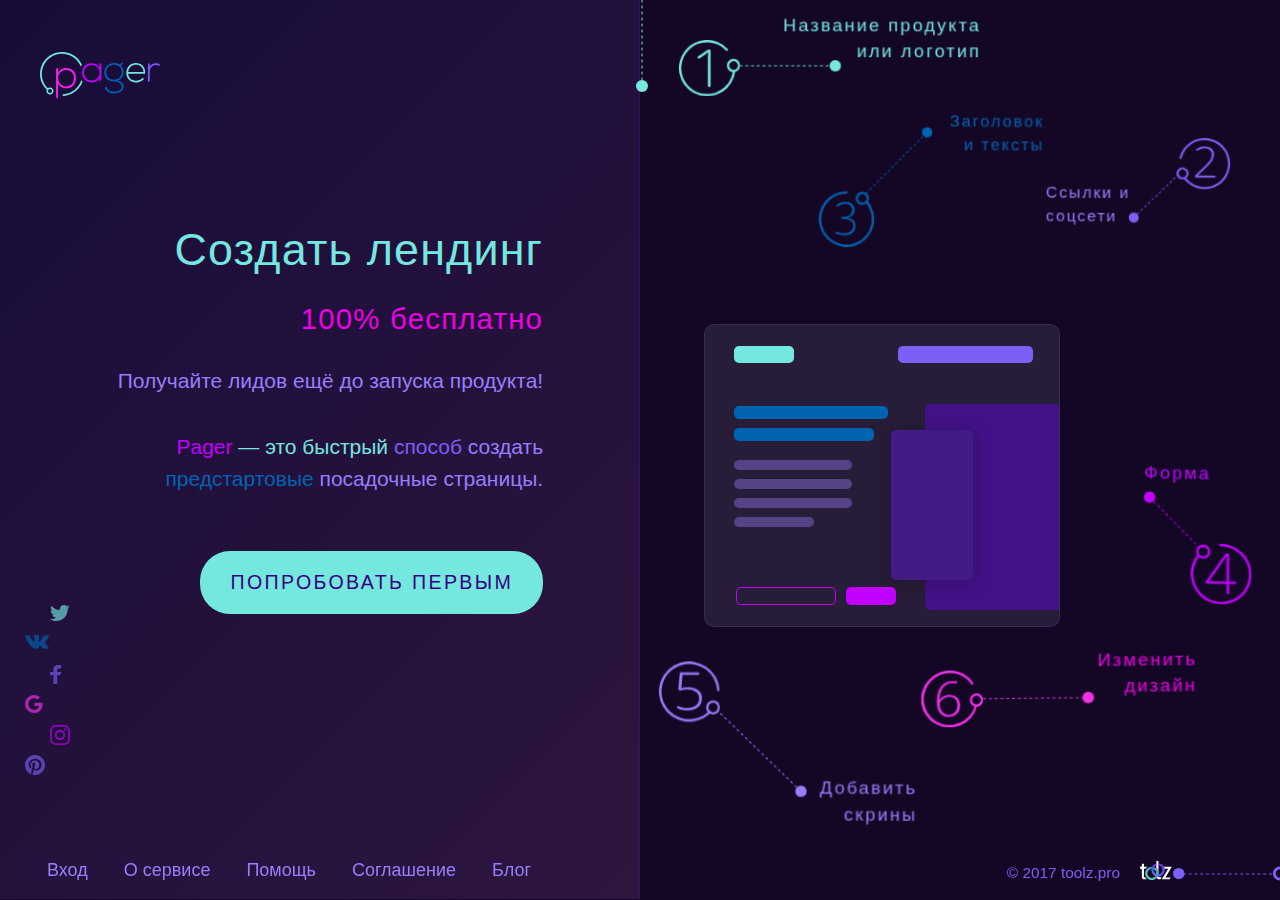
<file: index.html>
<!DOCTYPE html>
<html <html lang="ru" class=" w-mod-js"><head><meta http-equiv="Content-Type" content="text/html; charset=UTF-8">

<head>
  <meta http-equiv="Content-Type" content="text/html; charset=UTF-8">
  <title>Создать лендинг бесплатно → Pager</title>
  <meta content="Pager — сервис, где можно быстро и бесплатно создать предстартовую посадочную страницу (Landing Page). Получайте лидов ещё до запуска продукта!" name="description">
  <meta content="Создать лендинг бесплатно → Pager" property="og:title">
  <meta content="Pager — сервис, где можно быстро и бесплатно создать предстартовую посадочную страницу (Landing Page). Получайте лидов ещё до запуска продукта!" property="og:description">
  <meta content="http://bit.ly/pager-app" property="og:image">
  <meta content="summary" name="twitter:card">
  <meta content="width=device-width, initial-scale=1" name="viewport">
  <link href="./assets/pager.css" rel="stylesheet" type="text/css">
  <!--[if lt IE 9]><script src="https://cdnjs.cloudflare.com/ajax/libs/html5shiv/3.7.3/html5shiv.min.js" type="text/javascript"></script><![endif]-->
  <script type="text/javascript">
    ! function(o, c) {
      var n = c.documentElement,
        t = " w-mod-";
      n.className += t + "js", ("ontouchstart" in o || o.DocumentTouch && c instanceof DocumentTouch) && (n.className += t + "touch")
    }(window, document);
  </script>
  <link href="https://daks2k3a4ib2z.cloudfront.net/img/favicon.ico" rel="shortcut icon" type="image/x-icon">
  <link href="https://daks2k3a4ib2z.cloudfront.net/img/webclip.png" rel="apple-touch-icon">
  <style type="text/css">
    /*
 * contextMenu.js v 1.4.0
 * Author: Sudhanshu Yadav
 * s-yadav.github.com
 * Copyright (c) 2013 Sudhanshu Yadav.
 * Dual licensed under the MIT and GPL licenses
**/

    .iw-contextMenu {
      box-shadow: 0px 2px 3px rgba(0, 0, 0, 0.10);
      border: 1px solid #c8c7cc;
      border-radius: 11px;
      display: none;
      z-index: 1000000132;
      max-width: 300px;
    }

    .iw-cm-menu {
      background: #fff;
      color: #000;
      margin: 0px;
      padding: 0px;
    }

    .iw-curMenu {}

    .iw-cm-menu li {
      font-family: -apple-system, BlinkMacSystemFont, "Helvetica Neue", Helvetica, Arial, Ubuntu, sans-serif;
      list-style: none;
      padding: 10px;
      padding-right: 20px;
      border-bottom: 1px solid #c8c7cc;
      cursor: pointer;
      position: relative;
      font-size: 14px;
      margin: 0;
      line-height: inherit;
    }

    .iw-cm-menu li:first-child {
      border-top-left-radius: 11px;
      border-top-right-radius: 11px;
    }

    .iw-cm-menu li:last-child {
      border-bottom-left-radius: 11px;
      border-bottom-right-radius: 11px;
      border-bottom: none;
    }

    .iw-mOverlay {
      position: absolute;
      width: 100%;
      height: 100%;
      top: 0px;
      left: 0px;
      background: #FFF;
      opacity: .5;
    }

    .iw-contextMenu li.iw-mDisable {
      opacity: 0.3;
      cursor: default;
    }

    .iw-mSelected {
      background-color: #F6F6F6;
    }

    .iw-cm-arrow-right {
      width: 0;
      height: 0;
      border-top: 5px solid transparent;
      border-bottom: 5px solid transparent;
      border-left: 5px solid #000;
      position: absolute;
      right: 5px;
      top: 50%;
      margin-top: -5px;
    }

    .iw-mSelected>.iw-cm-arrow-right {}

    /*context menu css end */
  </style>
  <style type="text/css">
    @-webkit-keyframes load4 {
      0%,
      100% {
        box-shadow: 0 -3em 0 0.2em, 2em -2em 0 0em, 3em 0 0 -1em, 2em 2em 0 -1em, 0 3em 0 -1em, -2em 2em 0 -1em, -3em 0 0 -1em, -2em -2em 0 0;
      }
      12.5% {
        box-shadow: 0 -3em 0 0, 2em -2em 0 0.2em, 3em 0 0 0, 2em 2em 0 -1em, 0 3em 0 -1em, -2em 2em 0 -1em, -3em 0 0 -1em, -2em -2em 0 -1em;
      }
      25% {
        box-shadow: 0 -3em 0 -0.5em, 2em -2em 0 0, 3em 0 0 0.2em, 2em 2em 0 0, 0 3em 0 -1em, -2em 2em 0 -1em, -3em 0 0 -1em, -2em -2em 0 -1em;
      }
      37.5% {
        box-shadow: 0 -3em 0 -1em, 2em -2em 0 -1em, 3em 0em 0 0, 2em 2em 0 0.2em, 0 3em 0 0em, -2em 2em 0 -1em, -3em 0em 0 -1em, -2em -2em 0 -1em;
      }
      50% {
        box-shadow: 0 -3em 0 -1em, 2em -2em 0 -1em, 3em 0 0 -1em, 2em 2em 0 0em, 0 3em 0 0.2em, -2em 2em 0 0, -3em 0em 0 -1em, -2em -2em 0 -1em;
      }
      62.5% {
        box-shadow: 0 -3em 0 -1em, 2em -2em 0 -1em, 3em 0 0 -1em, 2em 2em 0 -1em, 0 3em 0 0, -2em 2em 0 0.2em, -3em 0 0 0, -2em -2em 0 -1em;
      }
      75% {
        box-shadow: 0em -3em 0 -1em, 2em -2em 0 -1em, 3em 0em 0 -1em, 2em 2em 0 -1em, 0 3em 0 -1em, -2em 2em 0 0, -3em 0em 0 0.2em, -2em -2em 0 0;
      }
      87.5% {
        box-shadow: 0em -3em 0 0, 2em -2em 0 -1em, 3em 0 0 -1em, 2em 2em 0 -1em, 0 3em 0 -1em, -2em 2em 0 0, -3em 0em 0 0, -2em -2em 0 0.2em;
      }
    }

    @keyframes load4 {
      0%,
      100% {
        box-shadow: 0 -3em 0 0.2em, 2em -2em 0 0em, 3em 0 0 -1em, 2em 2em 0 -1em, 0 3em 0 -1em, -2em 2em 0 -1em, -3em 0 0 -1em, -2em -2em 0 0;
      }
      12.5% {
        box-shadow: 0 -3em 0 0, 2em -2em 0 0.2em, 3em 0 0 0, 2em 2em 0 -1em, 0 3em 0 -1em, -2em 2em 0 -1em, -3em 0 0 -1em, -2em -2em 0 -1em;
      }
      25% {
        box-shadow: 0 -3em 0 -0.5em, 2em -2em 0 0, 3em 0 0 0.2em, 2em 2em 0 0, 0 3em 0 -1em, -2em 2em 0 -1em, -3em 0 0 -1em, -2em -2em 0 -1em;
      }
      37.5% {
        box-shadow: 0 -3em 0 -1em, 2em -2em 0 -1em, 3em 0em 0 0, 2em 2em 0 0.2em, 0 3em 0 0em, -2em 2em 0 -1em, -3em 0em 0 -1em, -2em -2em 0 -1em;
      }
      50% {
        box-shadow: 0 -3em 0 -1em, 2em -2em 0 -1em, 3em 0 0 -1em, 2em 2em 0 0em, 0 3em 0 0.2em, -2em 2em 0 0, -3em 0em 0 -1em, -2em -2em 0 -1em;
      }
      62.5% {
        box-shadow: 0 -3em 0 -1em, 2em -2em 0 -1em, 3em 0 0 -1em, 2em 2em 0 -1em, 0 3em 0 0, -2em 2em 0 0.2em, -3em 0 0 0, -2em -2em 0 -1em;
      }
      75% {
        box-shadow: 0em -3em 0 -1em, 2em -2em 0 -1em, 3em 0em 0 -1em, 2em 2em 0 -1em, 0 3em 0 -1em, -2em 2em 0 0, -3em 0em 0 0.2em, -2em -2em 0 0;
      }
      87.5% {
        box-shadow: 0em -3em 0 0, 2em -2em 0 -1em, 3em 0 0 -1em, 2em 2em 0 -1em, 0 3em 0 -1em, -2em 2em 0 0, -3em 0em 0 0, -2em -2em 0 0.2em;
      }
    }
  </style>
  <style type="text/css">
    /* This is not a zero-length file! */
  </style>
</head>

<body class="body">
  <div data-ix="modshow" data-w-id="037cabf4-f1aa-3b6a-f3e1-c1e74223d7d3" class="modal" style="opacity: 0; transform: scaleX(1.11) scaleY(1.11) scaleZ(1); display: none;">
    <div class="signup w-clearfix"><a data-ix="new-interaction-2" data-w-id="e97906b8-106e-7279-2061-d25c94e929d6" class="link">X</a>
      <h1 class="heading modalh1">Получить приглашение</h1>
      <div class="paragraph modalp">Сервис ещё в разработке&nbsp;<br><br>Оставьте свою почту, чтобы получить доступ первым:</div>
      <div class="form-block w-clearfix w-form">
        <form id="email-form" name="email-form" data-name="Email Form" class="form w-clearfix"><input type="email" class="text-field w-input" maxlength="256" name="email" data-name="Email" placeholder="email" id="email" required=""><input type="submit" value="Жду приглашения" data-wait="•••" class="button modalbutton w-button"></form>
        <div
          class="success-message w-form-done">
          <div class="paragraph info"><span class="text-span-5">Спасибо за интерес!</span> <br>Как только сервис заработает — приглашение придет <span class="text-span-6">на указанный адрес</span></div>
      </div>
      <div class="error-message w-clearfix w-form-fail">
        <div class="text-block-3">Почта не указана:(</div>
      </div>
    </div>
  </div>
  </div>
  <div class="section">
    <div id="grid" class="row w-row">
      <div class="static-block w-col w-col-6 w-col-stack">
        <div data-collapse="small" data-animation="over-right" data-duration="400" class="navbar w-nav">
          <nav class="container w-container"><a href="https://pager.cf/" class="w-nav-brand"><img src="./images/pager-full-logo.svg" id="logofull" class="image"></a>
            <nav role="navigation" class="nav-menu w-nav-menu"><a href="https://pager.cf/#" class="nav-link w-nav-link" style="max-width: 940px;">Вход</a><a href="https://pager.cf/about" class="nav-link w-nav-link" style="max-width: 940px;">О сервисе</a><a href="https://pager.cf/#"
                class="nav-link w-nav-link" style="max-width: 940px;">Помощь</a><a href="https://pager.cf/#" class="nav-link w-nav-link" style="max-width: 940px;">Соглашение</a><a href="https://pager.cf/#" class="nav-link w-nav-link"
                style="max-width: 940px;">Блог</a></nav>
            <div class="menu-button w-nav-button">
              <div class="icon w-icon-nav-menu"></div>
            </div>
          </nav>
          <div class="w-nav-overlay" data-wf-ignore=""></div>
        </div><img src="./images/line-vert.svg" class="image-2">
        <section class="text-section">
          <h1 class="heading">Создать лендинг</h1>
          <h4 class="h4">100% бесплатно</h4>
          <p class="paragraph">Получайте лидов ещё до запуска продукта!
            <br><br>
            <span class="text-span"><strong class="bold-text">Pager</strong></span> <span class="text-span-2">— это быстрый</span> <span class="text-span-3">способ</span> создать <br><span class="text-span-4">предстартовые</span> посадочные страницы.</p>
          <div
            class="button-block w-clearfix"><a data-ix="new-interaction1" data-w-id="c4cb7966-cbfd-d93d-7f3c-568c31139605" class="button w-button" style="transition: all 0.292s ease 0s;">Попробовать первым</a></div>
      <div id="share" class="sotiallinks">
        <ul class="share w-list-unstyled">
          <li class="share"><a href="https://pager.cf/#" class="link-block w-inline-block"><img src="./images/twitter.svg" width="20" data-w-id="2926edb8-d506-07cc-8d9e-66206f3e3339" class="socialicon"></a></li>
        </ul>
        <ul class="share chetny w-list-unstyled">
          <li class="share"><a href="https://pager.cf/#" class="link-block w-inline-block"><img src="./images/vk.svg" width="24" class="socialicon"></a></li>
        </ul>
        <ul class="share w-list-unstyled">
          <li class="share"><a href="https://pager.cf/#" class="link-block w-inline-block"><img src="./images/fb.svg" width="12" data-ix="new-interaction" data-w-id="adccd440-bc80-e453-7a75-aabb102faa5c" class="socialicon"></a></li>
        </ul>
        <ul class="share chetny w-list-unstyled">
          <li class="share"><a href="https://pager.cf/#" class="link-block w-inline-block"><img src="./images/googleplus.svg" width="18" class="socialicon"></a></li>
        </ul>
        <ul class="share w-list-unstyled">
          <li class="share"><a href="https://pager.cf/#" class="link-block w-inline-block"><img src="./images/insta.svg" width="20" class="socialicon"></a></li>
        </ul>
        <ul class="share chetny w-list-unstyled">
          <li class="share"><a href="https://pager.cf/#" class="link-block w-inline-block"><img src="./images/pinterest.svg" width="20" class="socialicon"></a></li>
        </ul>
      </div>
      </section>
    </div>
    <div class="dark-block w-col w-col-6 w-col-stack">
      <div id="anim" class="animate">
        <div data-w-id="348e8116-aeaa-adfb-fe36-deac4fcca914" style="opacity: 1; transform: translateX(0px) translateY(0px) translateZ(0px) scaleX(0.868424) scaleY(0.868424) scaleZ(1) rotateX(-1.78698deg) rotateY(-6.15877deg) rotateZ(0deg) skewX(0deg) skewY(0deg); will-change: transform;"
          class="step step3 w-clearfix">
          <div class="paragraph step-txt step3txt">Заголовок<br>и тексты</div><img src="./images/step3.svg" width="64" class="image-8"><img src="./images/3line.svg" class="image-9"></div>
        <div
          data-w-id="820e245c-f2ad-5418-d79b-b6a12e23f51f" style="opacity: 1; transform: translateX(0px) translateY(0px) translateZ(0px) scaleX(0.95635) scaleY(0.95635) scaleZ(1) rotateX(8.619deg) rotateY(6.0333deg) rotateZ(0deg) skewX(0deg) skewY(0deg); will-change: transform;"
          class="step step4 w-clearfix">
          <div class="paragraph step-txt step4txt">Форма</div><img src="./images/4line.svg" class="image-10"><img src="./images/step4.svg" width="64" class="image-11"></div>
      <div
        data-w-id="1ea37b30-1d93-2211-d468-2be62867df62" style="opacity: 1; transform: translateX(0px) translateY(0px) translateZ(0px) scaleX(0.957344) scaleY(0.957344) scaleZ(1) rotateX(-4.13364deg) rotateY(-2.8672deg) rotateZ(0deg) skewX(0deg) skewY(0deg); will-change: transform;"
        class="step step5 w-clearfix">
        <div class="paragraph step-txt step5txt">Добавить<br>скрины</div><img src="./images/step5.svg" class="image-12"><img src="./images/5line.svg" class="image-13"></div>
    <div
      data-w-id="6afb5245-9a20-1931-6c0c-acc282ea50e6" style="opacity: 1; transform: translateX(0px) translateY(0px) translateZ(0px) scaleX(0.956094) scaleY(0.956094) scaleZ(1) rotateX(1.19927deg) rotateY(0.72997deg) rotateZ(0deg) skewX(0deg) skewY(0deg); will-change: transform;"
      class="step w-clearfix">
      <div class="paragraph step-txt">Название продукта<br> или логотип</div><img src="./images/step1.svg" width="64" class="image-5"><img src="./images/1line.svg"></div>
  <div
    data-w-id="1289b320-510f-db12-3f36-30a6dcec54fa" style="opacity: 1; transform: translateX(0px) translateY(0px) translateZ(0px) scaleX(0.96783) scaleY(0.96783) scaleZ(1) rotateX(-6.88128deg) rotateY(5.1745deg) rotateZ(0deg) skewX(0deg) skewY(0deg); will-change: transform;"
    class="step2 step6 w-clearfix">
    <div class="paragraph step-txt step6-txt">Изменить<br>дизайн</div><img src="./images/step6.svg" class="image-14"><img src="./images/6line.svg" class="image-15"></div>
    <div data-w-id="a80d0589-31ef-cad6-9401-43d725d41584"
      style="opacity: 1; transform: translateX(0px) translateY(0px) translateZ(0px) scaleX(0.840544) scaleY(0.840544) scaleZ(1) rotateX(-3.96864deg) rotateY(-4.47256deg) rotateZ(0deg) skewX(0deg) skewY(0deg); will-change: transform;" class="step2 w-clearfix"><img src="./images/step2.svg" width="64" class="image-7"><img src="./images/2line.svg" class="image-6">
      <div class="paragraph step-txt st2txt">Ссылки и
        <br>соцсети</div>
    </div>
    <div data-w-id="35fafedc-ebec-e695-2566-97e48b66727e" style="transform: translateX(0px) translateY(0px) translateZ(0px) scaleX(1) scaleY(1) scaleZ(1) rotateX(0deg) rotateY(0deg) rotateZ(0deg) skewX(0deg) skewY(0deg); background-color: rgb(40, 29, 57); opacity: 1;"
      class="card w-clearfix">
      <div class="head-place-block">
        <div data-w-id="fe79e934-b6d0-8d7d-c34b-554ca826ae9a" style="transform: translateX(0px) translateY(0px) translateZ(0px) scaleX(1) scaleY(1) scaleZ(1) rotateX(0deg) rotateY(0deg) rotateZ(0deg) skewX(0deg) skewY(0deg); opacity: 1;" class="logo-place"></div>
        <div data-w-id="37764466-5408-b45c-6ebc-15f62def4567" style="transform: translateX(0px) translateY(0px) translateZ(0px) scaleX(1) scaleY(1) scaleZ(1) rotateX(0deg) rotateY(0deg) rotateZ(0deg) skewX(0deg) skewY(0deg); opacity: 1;" class="sotial-place"></div>
      </div>
      <div class="screen-place w-clearfix">
        <div data-w-id="7c9ee483-c130-4ccf-d8d0-224961622e4d" style="transform: translateX(0px) translateY(0px) translateZ(0px) scaleX(1) scaleY(1) scaleZ(1) rotateX(0deg) rotateY(0deg) rotateZ(0deg) skewX(0deg) skewY(0deg); opacity: 1;" class="browser-block">
          <div class="mob-bloch"></div>
        </div>
      </div>
      <div data-w-id="d7a4abb6-be57-e33a-d22e-e274445fab7d" style="transform: translateX(0px) translateY(0px) translateZ(0px) scaleX(1) scaleY(1) scaleZ(1) rotateX(0deg) rotateY(0deg) rotateZ(0deg) skewX(0deg) skewY(0deg); opacity: 1;" class="div-block-3">
        <div class="headplace">
          <div class="rov _w-row"></div>
          <div class="rov _w-row short"></div>
          <div class="content">
            <div class="rov _w-row short subh-pl"></div>
            <div class="rov _w-row short subh-pl"></div>
            <div class="rov _w-row short subh-pl"></div>
            <div class="rov _w-row short subh-pl short-subh"></div>
          </div>
        </div>
      </div>
      <div data-w-id="c5afad63-454b-c8a3-b574-009a0de2ccfc" style="transform: translateX(0px) translateY(0px) translateZ(0px) scaleX(1) scaleY(1) scaleZ(1) rotateX(0deg) rotateY(0deg) rotateZ(0deg) skewX(0deg) skewY(0deg); opacity: 1;" class="form-place w-clearfix">
        <div class="rov _w-row formcol inputf"></div>
        <div class="rov _w-row formcol"></div>
      </div>
    </div>
    </div>
    </div>
    </div>
    </div>
    <div class="foot-section">
      <div class="footer w-row">
        <div class="column-5 w-hidden-medium w-hidden-small w-hidden-tiny w-col w-col-6 w-col-stack"></div>
        <footer class="column-4 w-col w-col-6 w-col-stack">
          <footer class="foot-row w-row">
            <div class="w-col w-col-9 w-col-medium-9 w-col-small-4 w-col-tiny-4">
              <div class="paragraph dark-lilac small-text footer-element">© 2017 toolz.pro</div>
            </div>
            <div class="column-3 w-col w-col-1 w-col-medium-1 w-col-small-4 w-col-tiny-4"><img src="./images/toolzpro.svg" class="footer-element"></div>
            <div class="w-clearfix w-col w-col-2 w-col-medium-2 w-col-small-4 w-col-tiny-4"><img src="./images/lilac-line.svg" class="image-4"></div>
          </footer>
        </footer>
      </div>
    </div>
    <div class="foot-mobile w-hidden-main w-hidden-medium"></div>
    <script src="./assets/jquery.min.js" type="text/javascript"></script>
    <script src="./assets/pager.js" type="text/javascript"></script>
    <!--[if lte IE 9]><script src="//cdnjs.cloudflare.com/ajax/libs/placeholders/3.0.2/placeholders.min.js"></script><![endif]-->

</html>
</file>
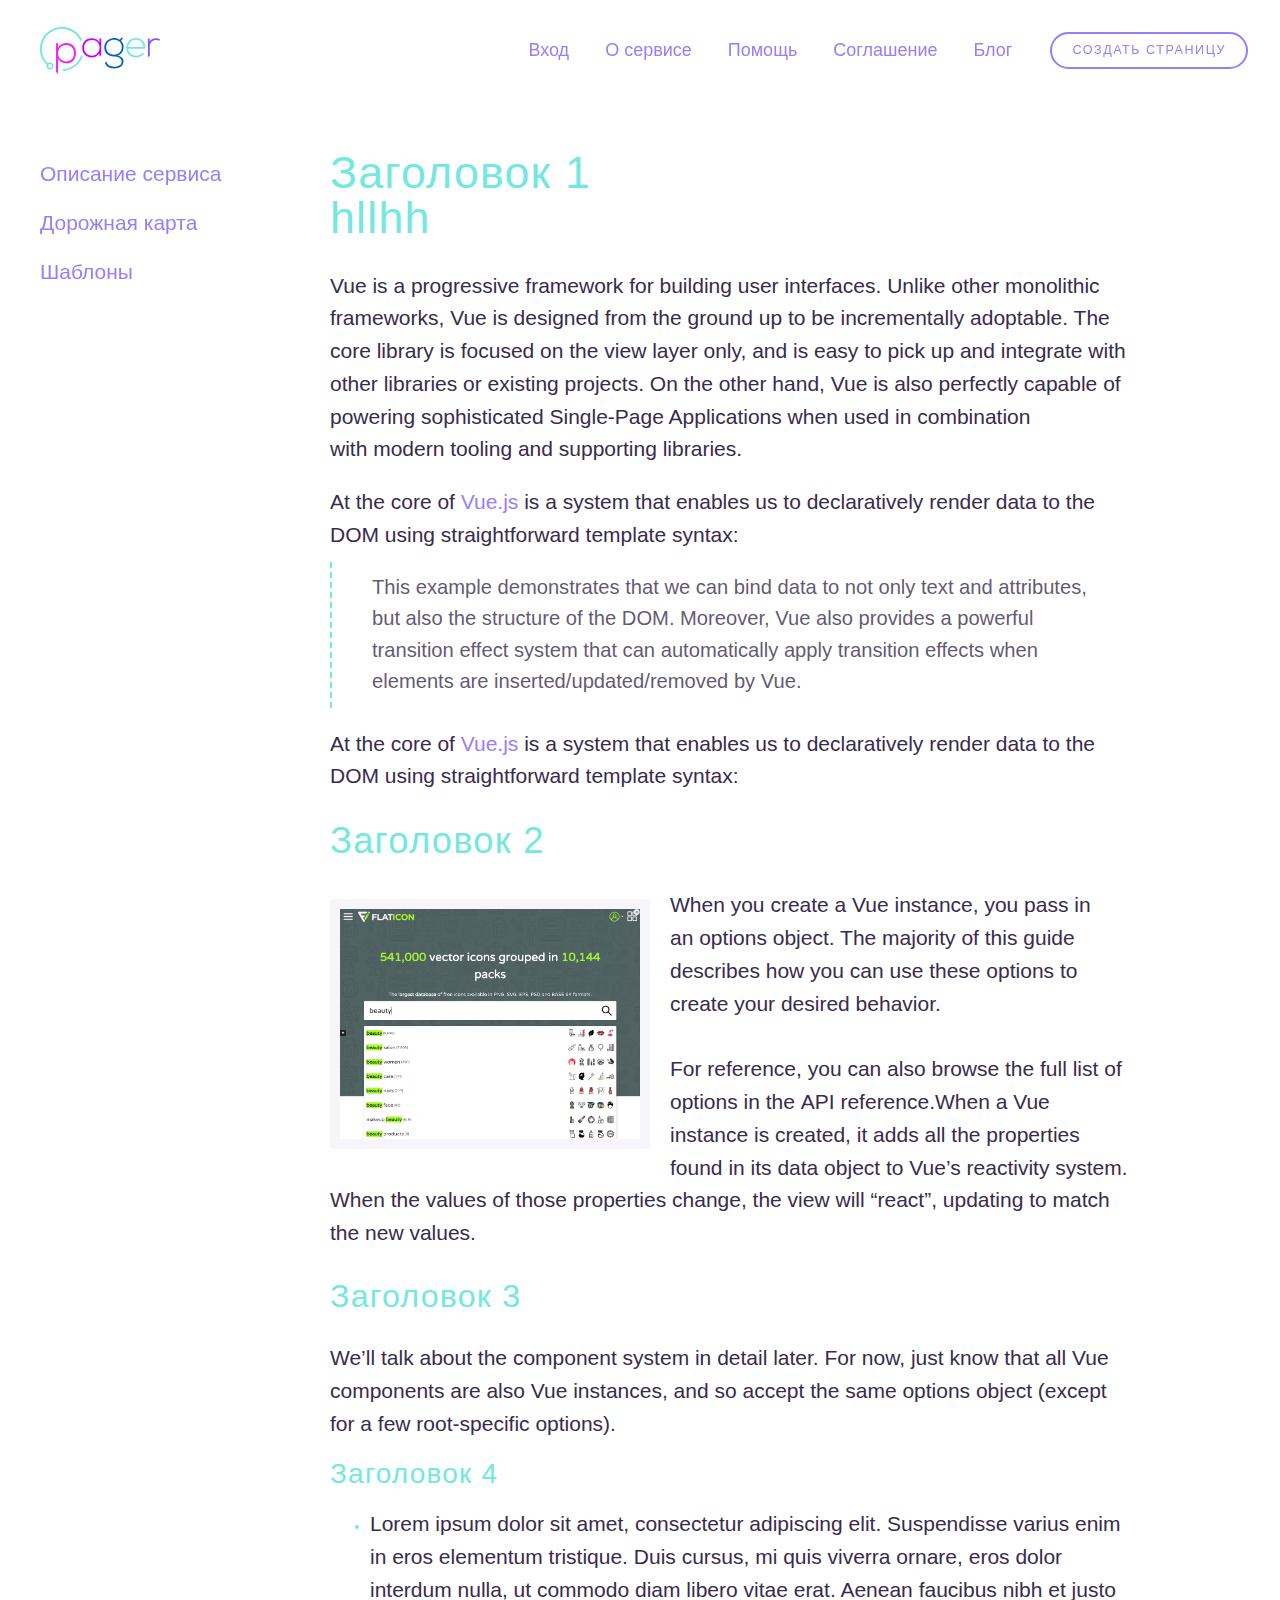
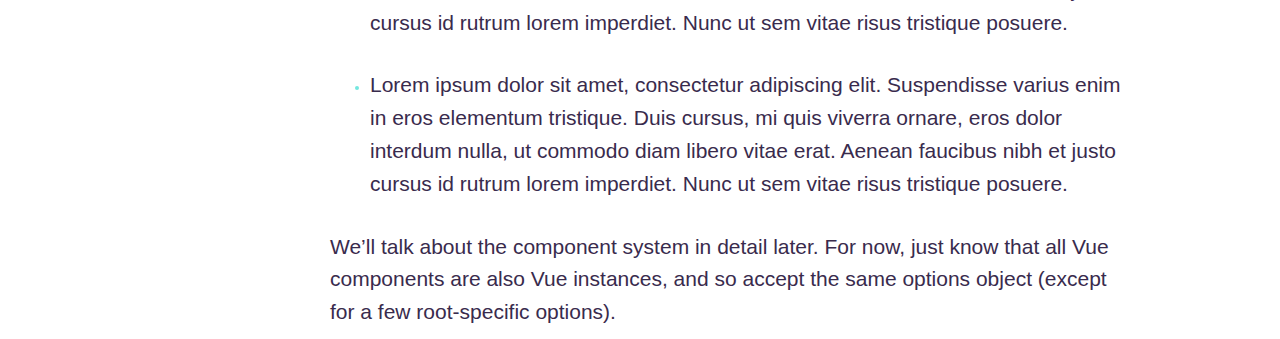
<file: about.html>
<!DOCTYPE html>
<html <html lang="ru" class=" w-mod-js"><head><meta http-equiv="Content-Type" content="text/html; charset=UTF-8">

<head>
  <meta http-equiv="Content-Type" content="text/html; charset=UTF-8">
  <title>Pager — сервис для создания посадочных страниц</title>
  <meta content="Создать красивый лендинг за 15 минут бесплатно — это реально с помощью Pager. Вы справитесь без единой строчки кода и дизайнерских навыков" name="description">
  <meta content="Pager — сервис для создания посадочных страниц" property="og:title">
  <meta content="Создать красивый лендинг за 15 минут бесплатно — это реально с помощью Pager. Вы справитесь без единой строчки кода и дизайнерских навыков" property="og:description">
  <meta content="http://bit.ly/pager-app" property="og:image">
  <meta content="summary" name="twitter:card">
  <meta content="width=device-width, initial-scale=1" name="viewport">
  <meta content="Webflow" name="generator">
  <link href="./assets/pager.css" rel="stylesheet" type="text/css">
  <!--[if lt IE 9]><script src="https://cdnjs.cloudflare.com/ajax/libs/html5shiv/3.7.3/html5shiv.min.js" type="text/javascript"></script><![endif]-->
  <script type="text/javascript">
    ! function(o, c) {
      var n = c.documentElement,
        t = " w-mod-";
      n.className += t + "js", ("ontouchstart" in o || o.DocumentTouch && c instanceof DocumentTouch) && (n.className += t + "touch")
    }(window, document);
  </script>
  <link href="https://daks2k3a4ib2z.cloudfront.net/img/favicon.ico" rel="shortcut icon" type="image/x-icon">
  <link href="https://daks2k3a4ib2z.cloudfront.net/img/webclip.png" rel="apple-touch-icon">
  <style type="text/css">
    /*
 * contextMenu.js v 1.4.0
 * Author: Sudhanshu Yadav
 * s-yadav.github.com
 * Copyright (c) 2013 Sudhanshu Yadav.
 * Dual licensed under the MIT and GPL licenses
**/

    .iw-contextMenu {
      box-shadow: 0px 2px 3px rgba(0, 0, 0, 0.10);
      border: 1px solid #c8c7cc;
      border-radius: 11px;
      display: none;
      z-index: 1000000132;
      max-width: 300px;
    }

    .iw-cm-menu {
      background: #fff;
      color: #000;
      margin: 0px;
      padding: 0px;
    }

    .iw-curMenu {}

    .iw-cm-menu li {
      font-family: -apple-system, BlinkMacSystemFont, "Helvetica Neue", Helvetica, Arial, Ubuntu, sans-serif;
      list-style: none;
      padding: 10px;
      padding-right: 20px;
      border-bottom: 1px solid #c8c7cc;
      cursor: pointer;
      position: relative;
      font-size: 14px;
      margin: 0;
      line-height: inherit;
    }

    .iw-cm-menu li:first-child {
      border-top-left-radius: 11px;
      border-top-right-radius: 11px;
    }

    .iw-cm-menu li:last-child {
      border-bottom-left-radius: 11px;
      border-bottom-right-radius: 11px;
      border-bottom: none;
    }

    .iw-mOverlay {
      position: absolute;
      width: 100%;
      height: 100%;
      top: 0px;
      left: 0px;
      background: #FFF;
      opacity: .5;
    }

    .iw-contextMenu li.iw-mDisable {
      opacity: 0.3;
      cursor: default;
    }

    .iw-mSelected {
      background-color: #F6F6F6;
    }

    .iw-cm-arrow-right {
      width: 0;
      height: 0;
      border-top: 5px solid transparent;
      border-bottom: 5px solid transparent;
      border-left: 5px solid #000;
      position: absolute;
      right: 5px;
      top: 50%;
      margin-top: -5px;
    }

    .iw-mSelected>.iw-cm-arrow-right {}

    /*context menu css end */
  </style>
  <style type="text/css">
    @-webkit-keyframes load4 {
      0%,
      100% {
        box-shadow: 0 -3em 0 0.2em, 2em -2em 0 0em, 3em 0 0 -1em, 2em 2em 0 -1em, 0 3em 0 -1em, -2em 2em 0 -1em, -3em 0 0 -1em, -2em -2em 0 0;
      }
      12.5% {
        box-shadow: 0 -3em 0 0, 2em -2em 0 0.2em, 3em 0 0 0, 2em 2em 0 -1em, 0 3em 0 -1em, -2em 2em 0 -1em, -3em 0 0 -1em, -2em -2em 0 -1em;
      }
      25% {
        box-shadow: 0 -3em 0 -0.5em, 2em -2em 0 0, 3em 0 0 0.2em, 2em 2em 0 0, 0 3em 0 -1em, -2em 2em 0 -1em, -3em 0 0 -1em, -2em -2em 0 -1em;
      }
      37.5% {
        box-shadow: 0 -3em 0 -1em, 2em -2em 0 -1em, 3em 0em 0 0, 2em 2em 0 0.2em, 0 3em 0 0em, -2em 2em 0 -1em, -3em 0em 0 -1em, -2em -2em 0 -1em;
      }
      50% {
        box-shadow: 0 -3em 0 -1em, 2em -2em 0 -1em, 3em 0 0 -1em, 2em 2em 0 0em, 0 3em 0 0.2em, -2em 2em 0 0, -3em 0em 0 -1em, -2em -2em 0 -1em;
      }
      62.5% {
        box-shadow: 0 -3em 0 -1em, 2em -2em 0 -1em, 3em 0 0 -1em, 2em 2em 0 -1em, 0 3em 0 0, -2em 2em 0 0.2em, -3em 0 0 0, -2em -2em 0 -1em;
      }
      75% {
        box-shadow: 0em -3em 0 -1em, 2em -2em 0 -1em, 3em 0em 0 -1em, 2em 2em 0 -1em, 0 3em 0 -1em, -2em 2em 0 0, -3em 0em 0 0.2em, -2em -2em 0 0;
      }
      87.5% {
        box-shadow: 0em -3em 0 0, 2em -2em 0 -1em, 3em 0 0 -1em, 2em 2em 0 -1em, 0 3em 0 -1em, -2em 2em 0 0, -3em 0em 0 0, -2em -2em 0 0.2em;
      }
    }

    @keyframes load4 {
      0%,
      100% {
        box-shadow: 0 -3em 0 0.2em, 2em -2em 0 0em, 3em 0 0 -1em, 2em 2em 0 -1em, 0 3em 0 -1em, -2em 2em 0 -1em, -3em 0 0 -1em, -2em -2em 0 0;
      }
      12.5% {
        box-shadow: 0 -3em 0 0, 2em -2em 0 0.2em, 3em 0 0 0, 2em 2em 0 -1em, 0 3em 0 -1em, -2em 2em 0 -1em, -3em 0 0 -1em, -2em -2em 0 -1em;
      }
      25% {
        box-shadow: 0 -3em 0 -0.5em, 2em -2em 0 0, 3em 0 0 0.2em, 2em 2em 0 0, 0 3em 0 -1em, -2em 2em 0 -1em, -3em 0 0 -1em, -2em -2em 0 -1em;
      }
      37.5% {
        box-shadow: 0 -3em 0 -1em, 2em -2em 0 -1em, 3em 0em 0 0, 2em 2em 0 0.2em, 0 3em 0 0em, -2em 2em 0 -1em, -3em 0em 0 -1em, -2em -2em 0 -1em;
      }
      50% {
        box-shadow: 0 -3em 0 -1em, 2em -2em 0 -1em, 3em 0 0 -1em, 2em 2em 0 0em, 0 3em 0 0.2em, -2em 2em 0 0, -3em 0em 0 -1em, -2em -2em 0 -1em;
      }
      62.5% {
        box-shadow: 0 -3em 0 -1em, 2em -2em 0 -1em, 3em 0 0 -1em, 2em 2em 0 -1em, 0 3em 0 0, -2em 2em 0 0.2em, -3em 0 0 0, -2em -2em 0 -1em;
      }
      75% {
        box-shadow: 0em -3em 0 -1em, 2em -2em 0 -1em, 3em 0em 0 -1em, 2em 2em 0 -1em, 0 3em 0 -1em, -2em 2em 0 0, -3em 0em 0 0.2em, -2em -2em 0 0;
      }
      87.5% {
        box-shadow: 0em -3em 0 0, 2em -2em 0 -1em, 3em 0 0 -1em, 2em 2em 0 -1em, 0 3em 0 -1em, -2em 2em 0 0, -3em 0em 0 0, -2em -2em 0 0.2em;
      }
    }
  </style>
  <style type="text/css">
    /* This is not a zero-length file! */
  </style>
</head>

<body class="about inner">
  <div data-collapse="medium" data-animation="over-right" data-duration="400" class="navbar inner w-nav">
    <nav class="container inner-logo w-container"><a href="https://pager.cf/" class="w-nav-brand"><img src="./images/pager-full-logo.svg" id="logofull" class="image"></a>
      <nav role="navigation" class="nav-menu innermenu w-clearfix w-nav-menu"><a href="https://pager.cf/about#" class="nav-link w-nav-link" style="max-width: 728px;">Вход</a><a href="https://pager.cf/about#" class="nav-link w-nav-link" style="max-width: 728px;">О сервисе</a><a href="https://pager.cf/about#"
          class="nav-link w-nav-link" style="max-width: 728px;">Помощь</a><a href="https://pager.cf/about#" class="nav-link w-nav-link" style="max-width: 728px;">Соглашение</a><a href="https://pager.cf/about#" class="nav-link w-nav-link"
          style="max-width: 728px;">Блог</a><a href="https://pager.cf/about#" class="button smal-button w-button">Создать страницу</a></nav>
      <div class="menu-button innerm w-nav-button">
        <div class="icon w-icon-nav-menu"></div>
      </div>
    </nav>
    <div class="w-nav-overlay" data-wf-ignore=""></div>
  </div>
  <div class="row-2 w-row">
    <div class="column-6 w-col w-col-3">
      <ul class="vertmenu w-list-unstyled">
        <li class="vert-menu"><a class="paragraph menu-txt">Описание сервиса</a></li>
        <li class="vert-menu"><a href="https://pager.cf/about#" class="paragraph menu-txt">Дорожная карта</a></li>
        <li class="vert-menu"><a href="https://pager.cf/about#" class="paragraph menu-txt">Шаблоны</a></li>
      </ul>
    </div>
    <div class="column-7 w-clearfix w-col w-col-9">
      <h1 class="heading inner">Заголовок 1<br>hllhh</h1>
      <p class="paragraph innerp">Vue is a&nbsp;progressive framework&nbsp;for building user interfaces. Unlike other monolithic frameworks, Vue is designed from the ground up to be incrementally adoptable. The core library is focused on the view layer only, and is easy to pick
        up and integrate with other libraries or existing projects. On the other hand, Vue is also perfectly capable of powering sophisticated Single-Page Applications when used in combination with&nbsp;modern tooling&nbsp;and&nbsp;supporting libraries.</p>
      <p
        class="paragraph innerp">At the core of <a class="link-2">Vue.js</a> is a system that enables us to declaratively render data to the DOM using straightforward template syntax:</p>
        <blockquote class="blockquote">This example demonstrates that we can bind data to not only text and attributes, but also the&nbsp;structure&nbsp;of the DOM. Moreover, Vue also provides a powerful transition effect system that can automatically apply&nbsp;transition effects&nbsp;when
          elements are inserted/updated/removed by Vue.</blockquote>
        <p class="paragraph innerp">At the core of <a class="link-2">Vue.js</a> is a system that enables us to declaratively render data to the DOM using straightforward template syntax:</p>
        <h2 class="heading inner h2">Заголовок 2</h2>
        <figure class="figure"><img src="images/kak-podobrat-favicon-dlya-saita.png" srcset="images/kak-podobrat-favicon-dlya-saita.png 500w, images/5a094cc5ccbc200001ff9560/kak-podobrat-favicon-dlya-saita-p-800.png 800w, images/5a094cc5ccbc200001ff9560/kak-podobrat-favicon-dlya-saita.png 1001w"
            sizes="(max-width: 479px) 67vw, 300px" class="image-17"></figure>
        <p class="paragraph innerp"><strong class="bold">When</strong> you create a <strong class="bold-text">Vue instance</strong>, you pass in an&nbsp;options object. The majority of this guide describes how you can use these options to create your desired behavior. <br><br>For
          reference, you can also browse the full list of options in the&nbsp;API reference.When a Vue instance is created, it adds all the properties found in its&nbsp;data&nbsp;object to Vue’s&nbsp;reactivity system. <br>When the values of those properties
          change, the view will “react”, updating to match the new values.</p>
        <h3 class="heading inner h3">Заголовок 3</h3>
        <p class="paragraph innerp">We’ll talk about&nbsp;the component system&nbsp;in detail later. For now, just know that all Vue components are also Vue instances, and so accept the same options object (except for a few root-specific options).</p>
        <h3 class="heading inner h4inn">Заголовок 4</h3>
        <ul class="unordered-list">
          <li class="list-item">
            <p class="paragraph innerp">Lorem ipsum dolor sit amet, consectetur adipiscing elit. Suspendisse varius enim in eros elementum tristique. Duis cursus, mi quis viverra ornare, eros dolor interdum nulla, ut commodo diam libero vitae erat. Aenean faucibus nibh et justo
              cursus id rutrum lorem imperdiet. Nunc ut sem vitae risus tristique posuere.</p>
          </li>
        </ul>
        <ul class="unordered-list">
          <li class="list-item">
            <p class="paragraph innerp">Lorem ipsum dolor sit amet, consectetur adipiscing elit. Suspendisse varius enim in eros elementum tristique. Duis cursus, mi quis viverra ornare, eros dolor interdum nulla, ut commodo diam libero vitae erat. Aenean faucibus nibh et justo
              cursus id rutrum lorem imperdiet. Nunc ut sem vitae risus tristique posuere.</p>
          </li>
        </ul>
        <p class="paragraph innerp">We’ll talk about&nbsp;the component system&nbsp;in detail later. For now, just know that all Vue components are also Vue instances, and so accept the same options object (except for a few root-specific options).</p>
    </div>
  </div>
  <!--[if lte IE 9]><script src="//cdnjs.cloudflare.com/ajax/libs/placeholders/3.0.2/placeholders.min.js"></script><![endif]-->
  </a></body>

  <div class="foot-mobile w-hidden-main w-hidden-medium"></div>
  <script src="./assets/jquery.min.js" type="text/javascript"></script>
  <script src="./assets/pager.js" type="text/javascript"></script>
  <!--[if lte IE 9]><script src="//cdnjs.cloudflare.com/ajax/libs/placeholders/3.0.2/placeholders.min.js"></script><![endif]-->

</html>
</file>
<file: assets/pager.css>
/* Generated on: Tue Dec 19 2017 05:55:05 GMT+0000 (UTC) */

/* ==========================================================================
   normalize.css v3.0.3 | MIT License | github.com/necolas/normalize.css
   ========================================================================== */

/*! normalize.css v3.0.3 | MIT License | github.com/necolas/normalize.css */

html {
  font-family: sans-serif;
  -ms-text-size-adjust: 100%;
  -webkit-text-size-adjust: 100%
}

body {
  margin: 0
}

article, aside, details, figcaption, figure, footer, header, hgroup, main, menu, nav, section, summary {
  display: block
}

audio, canvas, progress, video {
  display: inline-block;
  vertical-align: baseline
}

audio:not([controls]) {
  display: none;
  height: 0
}

[hidden], template {
  display: none
}

a {
  background-color: transparent
}

a:active, a:hover {
  outline: 0
}

abbr[title] {
  border-bottom: 1px dotted
}

b, strong {
  font-weight: bold
}

dfn {
  font-style: italic
}

h1 {
  font-size: 2em;
  margin: .67em 0
}

mark {
  background: #ff0;
  color: #000
}

small {
  font-size: 80%
}

sub, sup {
  font-size: 75%;
  line-height: 0;
  position: relative;
  vertical-align: baseline
}

sup {
  top: -0.5em
}

sub {
  bottom: -0.25em
}

img {
  border: 0
}

svg:not(:root) {
  overflow: hidden
}

figure {
  margin: 1em 40px
}

hr {
  box-sizing: content-box;
  height: 0
}

pre {
  overflow: auto
}

code, kbd, pre, samp {
  font-family: monospace, monospace;
  font-size: 1em
}

button, input, optgroup, select, textarea {
  color: inherit;
  font: inherit;
  margin: 0
}

button {
  overflow: visible
}

button, select {
  text-transform: none
}

button, html input[type="button"], input[type="reset"] {
  -webkit-appearance: button;
  cursor: pointer
}

button[disabled], html input[disabled] {
  cursor: default
}

button::-moz-focus-inner, input::-moz-focus-inner {
  border: 0;
  padding: 0
}

input {
  line-height: normal
}

input[type="checkbox"], input[type="radio"] {
  box-sizing: border-box;
  padding: 0
}

input[type="number"]::-webkit-inner-spin-button, input[type="number"]::-webkit-outer-spin-button {
  height: auto
}

input[type="search"] {
  -webkit-appearance: none
}

input[type="search"]::-webkit-search-cancel-button, input[type="search"]::-webkit-search-decoration {
  -webkit-appearance: none
}

fieldset {
  border: 1px solid #c0c0c0;
  margin: 0 2px;
  padding: .35em .625em .75em
}

legend {
  border: 0;
  padding: 0
}

textarea {
  overflow: auto
}

optgroup {
  font-weight: bold
}

table {
  border-collapse: collapse;
  border-spacing: 0
}

td, th {
  padding: 0
}

/* ==========================================================================
   Start of base Webflow CSS - If you're looking for some ultra-clean CSS, skip the boilerplate and see the unminified code below.
   ========================================================================== */

@font-face {
  font-family: 'webflow-icons';
  src: url([data-uri]) format('truetype'), url([data-uri]) format('woff');
  font-weight: normal;
  font-style: normal
}

[class^="w-icon-"], [class*=" w-icon-"] {
  font-family: 'webflow-icons';
  speak: none;
  font-style: normal;
  font-weight: normal;
  font-variant: normal;
  text-transform: none;
  line-height: 1;
  -webkit-font-smoothing: antialiased;
  -moz-osx-font-smoothing: grayscale
}

.w-icon-slider-right:before {
  content: "\e600"
}

.w-icon-slider-left:before {
  content: "\e601"
}

.w-icon-nav-menu:before {
  content: "\e602"
}

.w-icon-arrow-down:before, .w-icon-dropdown-toggle:before {
  content: "\e603"
}

* {
  -webkit-box-sizing: border-box;
  -moz-box-sizing: border-box;
  box-sizing: border-box
}

html {
  height: 100%
}

body {
  margin: 0;
  min-height: 100%;
  background-color: #fff;
  font-family: Arial, sans-serif;
  font-size: 14px;
  line-height: 20px;
  color: #333
}

img {
  max-width: 100%;
  vertical-align: middle;
  display: inline-block
}

html.w-mod-touch * {
  background-attachment: scroll !important
}

.w-block {
  display: block
}

.w-inline-block {
  max-width: 100%;
  display: inline-block
}

.w-clearfix:before, .w-clearfix:after {
  content: " ";
  display: table
}

.w-clearfix:after {
  clear: both
}

.w-hidden {
  display: none
}

.w-button {
  display: inline-block;
  padding: 9px 15px;
  background-color: #3898EC;
  color: white;
  border: 0;
  line-height: inherit;
  text-decoration: none;
  cursor: pointer;
  border-radius: 0
}

input.w-button {
  -webkit-appearance: button
}

html[data-w-dynpage] [data-w-cloak] {
  color: transparent !important
}

.w-webflow-badge, .w-webflow-badge * {
  position: static;
  left: auto;
  top: auto;
  right: auto;
  bottom: auto;
  z-index: auto;
  display: block;
  visibility: visible;
  overflow: visible;
  overflow-x: visible;
  overflow-y: visible;
  box-sizing: border-box;
  width: auto;
  height: auto;
  max-height: none;
  max-width: none;
  min-height: 0;
  min-width: 0;
  margin: 0;
  padding: 0;
  float: none;
  clear: none;
  border: 0 none transparent;
  border-radius: 0;
  background: none;
  background-image: none;
  background-position: 0 0;
  background-size: auto auto;
  background-repeat: repeat;
  background-origin: padding-box;
  background-clip: border-box;
  background-attachment: scroll;
  background-color: transparent;
  box-shadow: none;
  opacity: 1;
  transform: none;
  transition: none;
  direction: ltr;
  font-family: inherit;
  font-weight: inherit;
  color: inherit;
  font-size: inherit;
  line-height: inherit;
  font-style: inherit;
  font-variant: inherit;
  text-align: inherit;
  letter-spacing: inherit;
  text-decoration: inherit;
  text-indent: 0;
  text-transform: inherit;
  list-style-type: disc;
  text-shadow: none;
  font-smoothing: auto;
  vertical-align: baseline;
  cursor: inherit;
  white-space: inherit;
  word-break: normal;
  word-spacing: normal;
  word-wrap: normal
}

.w-webflow-badge {
  position: fixed !important;
  display: inline-block !important;
  visibility: visible !important;
  z-index: 2147483647 !important;
  top: auto !important;
  right: 12px !important;
  bottom: 12px !important;
  left: auto !important;
  color: #AAADB0 !important;
  background-color: #fff !important;
  border-radius: 3px !important;
  padding: 6px 8px 6px 6px !important;
  font-size: 12px !important;
  opacity: 1 !important;
  line-height: 14px !important;
  text-decoration: none !important;
  transform: none !important;
  margin: 0 !important;
  width: auto !important;
  height: auto !important;
  overflow: visible !important;
  white-space: nowrap;
  box-shadow: 0 0 0 1px rgba(0, 0, 0, 0.1), 0 1px 3px rgba(0, 0, 0, 0.1)
}

.w-webflow-badge>img {
  display: inline-block !important;
  visibility: visible !important;
  opacity: 1 !important;
  vertical-align: middle !important
}

h1, h2, h3, h4, h5, h6 {
  font-weight: bold;
  margin-bottom: 10px
}

h1 {
  font-size: 38px;
  line-height: 44px;
  margin-top: 20px
}

h2 {
  font-size: 32px;
  line-height: 36px;
  margin-top: 20px
}

h3 {
  font-size: 24px;
  line-height: 30px;
  margin-top: 20px
}

h4 {
  font-size: 18px;
  line-height: 24px;
  margin-top: 10px
}

h5 {
  font-size: 14px;
  line-height: 20px;
  margin-top: 10px
}

h6 {
  font-size: 12px;
  line-height: 18px;
  margin-top: 10px
}

p {
  margin-top: 0;
  margin-bottom: 10px
}

blockquote {
  margin: 0 0 10px 0;
  padding: 10px 20px;
  border-left: 5px solid #E2E2E2;
  font-size: 18px;
  line-height: 22px
}

figure {
  margin: 0;
  margin-bottom: 10px
}

figcaption {
  margin-top: 5px;
  text-align: center
}

ul, ol {
  margin-top: 0;
  margin-bottom: 10px;
  padding-left: 40px
}

.w-list-unstyled {
  padding-left: 0;
  list-style: none
}

.w-embed:before, .w-embed:after {
  content: " ";
  display: table
}

.w-embed:after {
  clear: both
}

.w-video {
  width: 100%;
  position: relative;
  padding: 0
}

.w-video iframe, .w-video object, .w-video embed {
  position: absolute;
  top: 0;
  left: 0;
  width: 100%;
  height: 100%
}

fieldset {
  padding: 0;
  margin: 0;
  border: 0
}

button, html input[type="button"], input[type="reset"] {
  border: 0;
  cursor: pointer;
  -webkit-appearance: button
}

.w-form {
  margin: 0 0 15px
}

.w-form-done {
  display: none;
  padding: 20px;
  text-align: center;
  background-color: #dddddd
}

.w-form-fail {
  display: none;
  margin-top: 10px;
  padding: 10px;
  background-color: #ffdede
}

label {
  display: block;
  margin-bottom: 5px;
  font-weight: bold
}

.w-input, .w-select {
  display: block;
  width: 100%;
  height: 38px;
  padding: 8px 12px;
  margin-bottom: 10px;
  font-size: 14px;
  line-height: 1.42857143;
  color: #333333;
  vertical-align: middle;
  background-color: #ffffff;
  border: 1px solid #cccccc
}

.w-input:-moz-placeholder, .w-select:-moz-placeholder {
  color: #999
}

.w-input::-moz-placeholder, .w-select::-moz-placeholder {
  color: #999;
  opacity: 1
}

.w-input:-ms-input-placeholder, .w-select:-ms-input-placeholder {
  color: #999
}

.w-input::-webkit-input-placeholder, .w-select::-webkit-input-placeholder {
  color: #999
}

.w-input:focus, .w-select:focus {
  border-color: #3898EC;
  outline: 0
}

.w-input[disabled], .w-select[disabled], .w-input[readonly], .w-select[readonly], fieldset[disabled] .w-input, fieldset[disabled] .w-select {
  cursor: not-allowed;
  background-color: #eeeeee
}

textarea.w-input, textarea.w-select {
  height: auto
}

.w-select {
  background-image: -webkit-linear-gradient(white 0, #f3f3f3 100%);
  background-image: linear-gradient(white 0, #f3f3f3 100%)
}

.w-select[multiple] {
  height: auto
}

.w-form-label {
  display: inline-block;
  cursor: pointer;
  font-weight: normal;
  margin-bottom: 0
}

.w-checkbox, .w-radio {
  display: block;
  margin-bottom: 5px;
  padding-left: 20px
}

.w-checkbox:before, .w-radio:before, .w-checkbox:after, .w-radio:after {
  content: " ";
  display: table
}

.w-checkbox:after, .w-radio:after {
  clear: both
}

.w-checkbox-input, .w-radio-input {
  margin: 4px 0 0;
  margin-top: 1px \9;
  line-height: normal;
  float: left;
  margin-left: -20px
}

.w-radio-input {
  margin-top: 3px
}

.w-container {
  margin-left: auto;
  margin-right: auto;
  max-width: 940px
}

.w-container:before, .w-container:after {
  content: " ";
  display: table
}

.w-container:after {
  clear: both
}

.w-container .w-row {
  margin-left: -10px;
  margin-right: -10px
}

.w-row:before, .w-row:after {
  content: " ";
  display: table
}

.w-row:after {
  clear: both
}

.w-row .w-row {
  margin-left: 0;
  margin-right: 0
}

.w-col {
  position: relative;
  float: left;
  width: 100%;
  min-height: 1px;
  padding-left: 10px;
  padding-right: 10px
}

.w-col .w-col {
  padding-left: 0;
  padding-right: 0
}

.w-col-1 {
  width: 8.33333333%
}

.w-col-2 {
  width: 16.66666667%
}

.w-col-3 {
  width: 25%
}

.w-col-4 {
  width: 33.33333333%
}

.w-col-5 {
  width: 41.66666667%
}

.w-col-6 {
  width: 50%
}

.w-col-7 {
  width: 58.33333333%
}

.w-col-8 {
  width: 66.66666667%
}

.w-col-9 {
  width: 75%
}

.w-col-10 {
  width: 83.33333333%
}

.w-col-11 {
  width: 91.66666667%
}

.w-col-12 {
  width: 100%
}

.w-hidden-main {
  display: none !important
}

@media screen and (max-width:991px) {
  .w-container {
    max-width: 728px
  }
  .w-hidden-main {
    display: inherit !important
  }
  .w-hidden-medium {
    display: none !important
  }
  .w-col-medium-1 {
    width: 8.33333333%
  }
  .w-col-medium-2 {
    width: 16.66666667%
  }
  .w-col-medium-3 {
    width: 25%
  }
  .w-col-medium-4 {
    width: 33.33333333%
  }
  .w-col-medium-5 {
    width: 41.66666667%
  }
  .w-col-medium-6 {
    width: 50%
  }
  .w-col-medium-7 {
    width: 58.33333333%
  }
  .w-col-medium-8 {
    width: 66.66666667%
  }
  .w-col-medium-9 {
    width: 75%
  }
  .w-col-medium-10 {
    width: 83.33333333%
  }
  .w-col-medium-11 {
    width: 91.66666667%
  }
  .w-col-medium-12 {
    width: 100%
  }
  .w-col-stack {
    width: 100%;
    left: auto;
    right: auto
  }
}

@media screen and (max-width:767px) {
  .w-hidden-main {
    display: inherit !important
  }
  .w-hidden-medium {
    display: inherit !important
  }
  .w-hidden-small {
    display: none !important
  }
  .w-row, .w-container .w-row {
    margin-left: 0;
    margin-right: 0
  }
  .w-col {
    width: 100%;
    left: auto;
    right: auto
  }
  .w-col-small-1 {
    width: 8.33333333%
  }
  .w-col-small-2 {
    width: 16.66666667%
  }
  .w-col-small-3 {
    width: 25%
  }
  .w-col-small-4 {
    width: 33.33333333%
  }
  .w-col-small-5 {
    width: 41.66666667%
  }
  .w-col-small-6 {
    width: 50%
  }
  .w-col-small-7 {
    width: 58.33333333%
  }
  .w-col-small-8 {
    width: 66.66666667%
  }
  .w-col-small-9 {
    width: 75%
  }
  .w-col-small-10 {
    width: 83.33333333%
  }
  .w-col-small-11 {
    width: 91.66666667%
  }
  .w-col-small-12 {
    width: 100%
  }
}

@media screen and (max-width:479px) {
  .w-container {
    max-width: none
  }
  .w-hidden-main {
    display: inherit !important
  }
  .w-hidden-medium {
    display: inherit !important
  }
  .w-hidden-small {
    display: inherit !important
  }
  .w-hidden-tiny {
    display: none !important
  }
  .w-col {
    width: 100%
  }
  .w-col-tiny-1 {
    width: 8.33333333%
  }
  .w-col-tiny-2 {
    width: 16.66666667%
  }
  .w-col-tiny-3 {
    width: 25%
  }
  .w-col-tiny-4 {
    width: 33.33333333%
  }
  .w-col-tiny-5 {
    width: 41.66666667%
  }
  .w-col-tiny-6 {
    width: 50%
  }
  .w-col-tiny-7 {
    width: 58.33333333%
  }
  .w-col-tiny-8 {
    width: 66.66666667%
  }
  .w-col-tiny-9 {
    width: 75%
  }
  .w-col-tiny-10 {
    width: 83.33333333%
  }
  .w-col-tiny-11 {
    width: 91.66666667%
  }
  .w-col-tiny-12 {
    width: 100%
  }
}

.w-widget {
  position: relative
}

.w-widget-map {
  width: 100%;
  height: 400px
}

.w-widget-map label {
  width: auto;
  display: inline
}

.w-widget-map img {
  max-width: inherit
}

.w-widget-map .gm-style-iw {
  width: 90% !important;
  height: auto !important;
  top: 7px !important;
  left: 6% !important;
  display: inline;
  text-align: center;
  overflow: hidden
}

.w-widget-map .gm-style-iw+div {
  display: none
}

.w-widget-twitter {
  overflow: hidden
}

.w-widget-twitter-count-shim {
  display: inline-block;
  vertical-align: top;
  position: relative;
  width: 28px;
  height: 20px;
  text-align: center;
  background: white;
  border: #758696 solid 1px;
  border-radius: 3px
}

.w-widget-twitter-count-shim * {
  pointer-events: none;
  -webkit-user-select: none;
  -moz-user-select: none;
  -ms-user-select: none;
  user-select: none
}

.w-widget-twitter-count-shim .w-widget-twitter-count-inner {
  position: relative;
  font-size: 15px;
  line-height: 12px;
  text-align: center;
  color: #999;
  font-family: serif
}

.w-widget-twitter-count-shim .w-widget-twitter-count-clear {
  position: relative;
  display: block
}

.w-widget-twitter-count-shim.w--large {
  width: 36px;
  height: 28px;
  margin-left: 7px
}

.w-widget-twitter-count-shim.w--large .w-widget-twitter-count-inner {
  font-size: 18px;
  line-height: 18px
}

.w-widget-twitter-count-shim:not(.w--vertical) {
  margin-left: 5px;
  margin-right: 8px
}

.w-widget-twitter-count-shim:not(.w--vertical).w--large {
  margin-left: 6px
}

.w-widget-twitter-count-shim:not(.w--vertical):before, .w-widget-twitter-count-shim:not(.w--vertical):after {
  top: 50%;
  left: 0;
  border: solid transparent;
  content: " ";
  height: 0;
  width: 0;
  position: absolute;
  pointer-events: none
}

.w-widget-twitter-count-shim:not(.w--vertical):before {
  border-color: rgba(117, 134, 150, 0);
  border-right-color: #5d6c7b;
  border-width: 4px;
  margin-left: -9px;
  margin-top: -4px
}

.w-widget-twitter-count-shim:not(.w--vertical).w--large:before {
  border-width: 5px;
  margin-left: -10px;
  margin-top: -5px
}

.w-widget-twitter-count-shim:not(.w--vertical):after {
  border-color: rgba(255, 255, 255, 0);
  border-right-color: white;
  border-width: 4px;
  margin-left: -8px;
  margin-top: -4px
}

.w-widget-twitter-count-shim:not(.w--vertical).w--large:after {
  border-width: 5px;
  margin-left: -9px;
  margin-top: -5px
}

.w-widget-twitter-count-shim.w--vertical {
  width: 61px;
  height: 33px;
  margin-bottom: 8px
}

.w-widget-twitter-count-shim.w--vertical:before, .w-widget-twitter-count-shim.w--vertical:after {
  top: 100%;
  left: 50%;
  border: solid transparent;
  content: " ";
  height: 0;
  width: 0;
  position: absolute;
  pointer-events: none
}

.w-widget-twitter-count-shim.w--vertical:before {
  border-color: rgba(117, 134, 150, 0);
  border-top-color: #5d6c7b;
  border-width: 5px;
  margin-left: -5px
}

.w-widget-twitter-count-shim.w--vertical:after {
  border-color: rgba(255, 255, 255, 0);
  border-top-color: white;
  border-width: 4px;
  margin-left: -4px
}

.w-widget-twitter-count-shim.w--vertical .w-widget-twitter-count-inner {
  font-size: 18px;
  line-height: 22px
}

.w-widget-twitter-count-shim.w--vertical.w--large {
  width: 76px
}

.w-widget-gplus {
  overflow: hidden
}

.w-background-video {
  position: relative;
  overflow: hidden;
  height: 500px;
  color: white
}

.w-background-video>video {
  background-size: cover;
  background-position: 50% 50%;
  position: absolute;
  right: -100%;
  bottom: -100%;
  top: -100%;
  left: -100%;
  margin: auto;
  min-width: 100%;
  min-height: 100%;
  z-index: -100
}

.w-slider {
  position: relative;
  height: 300px;
  text-align: center;
  background: #dddddd;
  clear: both;
  -webkit-tap-highlight-color: rgba(0, 0, 0, 0);
  tap-highlight-color: rgba(0, 0, 0, 0)
}

.w-slider-mask {
  position: relative;
  display: block;
  overflow: hidden;
  z-index: 1;
  left: 0;
  right: 0;
  height: 100%;
  white-space: nowrap
}

.w-slide {
  position: relative;
  display: inline-block;
  vertical-align: top;
  width: 100%;
  height: 100%;
  white-space: normal;
  text-align: left
}

.w-slider-nav {
  position: absolute;
  z-index: 2;
  top: auto;
  right: 0;
  bottom: 0;
  left: 0;
  margin: auto;
  padding-top: 10px;
  height: 40px;
  text-align: center;
  -webkit-tap-highlight-color: rgba(0, 0, 0, 0);
  tap-highlight-color: rgba(0, 0, 0, 0)
}

.w-slider-nav.w-round>div {
  border-radius: 100%
}

.w-slider-nav.w-num>div {
  width: auto;
  height: auto;
  padding: .2em .5em;
  font-size: inherit;
  line-height: inherit
}

.w-slider-nav.w-shadow>div {
  box-shadow: 0 0 3px rgba(51, 51, 51, 0.4)
}

.w-slider-nav-invert {
  color: #fff
}

.w-slider-nav-invert>div {
  background-color: rgba(34, 34, 34, 0.4)
}

.w-slider-nav-invert>div.w-active {
  background-color: #222
}

.w-slider-dot {
  position: relative;
  display: inline-block;
  width: 1em;
  height: 1em;
  background-color: rgba(255, 255, 255, 0.4);
  cursor: pointer;
  margin: 0 3px .5em;
  transition: background-color 100ms, color 100ms
}

.w-slider-dot.w-active {
  background-color: #fff
}

.w-slider-arrow-left, .w-slider-arrow-right {
  position: absolute;
  width: 80px;
  top: 0;
  right: 0;
  bottom: 0;
  left: 0;
  margin: auto;
  cursor: pointer;
  overflow: hidden;
  color: white;
  font-size: 40px;
  -webkit-tap-highlight-color: rgba(0, 0, 0, 0);
  tap-highlight-color: rgba(0, 0, 0, 0);
  -webkit-user-select: none;
  -moz-user-select: none;
  -ms-user-select: none;
  user-select: none
}

.w-slider-arrow-left [class^="w-icon-"], .w-slider-arrow-right [class^="w-icon-"], .w-slider-arrow-left [class*=" w-icon-"], .w-slider-arrow-right [class*=" w-icon-"] {
  position: absolute
}

.w-slider-arrow-left {
  z-index: 3;
  right: auto
}

.w-slider-arrow-right {
  z-index: 4;
  left: auto
}

.w-icon-slider-left, .w-icon-slider-right {
  top: 0;
  right: 0;
  bottom: 0;
  left: 0;
  margin: auto;
  width: 1em;
  height: 1em
}

.w-dropdown {
  display: inline-block;
  position: relative;
  text-align: left;
  margin-left: auto;
  margin-right: auto;
  z-index: 900
}

.w-dropdown-btn, .w-dropdown-toggle, .w-dropdown-link {
  position: relative;
  vertical-align: top;
  text-decoration: none;
  color: #222222;
  padding: 20px;
  text-align: left;
  margin-left: auto;
  margin-right: auto;
  white-space: nowrap
}

.w-dropdown-toggle {
  -webkit-user-select: none;
  -moz-user-select: none;
  -ms-user-select: none;
  user-select: none;
  display: inline-block;
  cursor: pointer;
  padding-right: 40px
}

.w-icon-dropdown-toggle {
  position: absolute;
  top: 0;
  right: 0;
  bottom: 0;
  margin: auto;
  margin-right: 20px;
  width: 1em;
  height: 1em
}

.w-dropdown-list {
  position: absolute;
  background: #dddddd;
  display: none;
  min-width: 100%
}

.w-dropdown-list.w--open {
  display: block
}

.w-dropdown-link {
  padding: 10px 20px;
  display: block;
  color: #222222
}

.w-dropdown-link.w--current {
  color: #0082f3
}

.w-nav[data-collapse="all"] .w-dropdown, .w-nav[data-collapse="all"] .w-dropdown-toggle {
  display: block
}

.w-nav[data-collapse="all"] .w-dropdown-list {
  position: static
}

@media screen and (max-width:991px) {
  .w-nav[data-collapse="medium"] .w-dropdown, .w-nav[data-collapse="medium"] .w-dropdown-toggle {
    display: block
  }
  .w-nav[data-collapse="medium"] .w-dropdown-list {
    position: static
  }
}

@media screen and (max-width:767px) {
  .w-nav[data-collapse="small"] .w-dropdown, .w-nav[data-collapse="small"] .w-dropdown-toggle {
    display: block
  }
  .w-nav[data-collapse="small"] .w-dropdown-list {
    position: static
  }
  .w-nav-brand {
    padding-left: 10px
  }
}

@media screen and (max-width:479px) {
  .w-nav[data-collapse="tiny"] .w-dropdown, .w-nav[data-collapse="tiny"] .w-dropdown-toggle {
    display: block
  }
  .w-nav[data-collapse="tiny"] .w-dropdown-list {
    position: static
  }
}

.w-lightbox-backdrop {
  color: #000;
  cursor: auto;
  font-family: serif;
  font-size: medium;
  font-style: normal;
  font-variant: normal;
  font-weight: normal;
  letter-spacing: normal;
  line-height: normal;
  list-style: disc;
  text-align: start;
  text-indent: 0;
  text-shadow: none;
  text-transform: none;
  visibility: visible;
  white-space: normal;
  word-break: normal;
  word-spacing: normal;
  word-wrap: normal;
  position: fixed;
  top: 0;
  right: 0;
  bottom: 0;
  left: 0;
  color: #fff;
  font-family: "Helvetica Neue", Helvetica, Ubuntu, "Segoe UI", Verdana, sans-serif;
  font-size: 17px;
  line-height: 1.2;
  font-weight: 300;
  text-align: center;
  background: rgba(0, 0, 0, 0.9);
  z-index: 2000;
  outline: 0;
  opacity: 0;
  -webkit-user-select: none;
  -moz-user-select: none;
  -ms-user-select: none;
  -webkit-tap-highlight-color: transparent;
  -webkit-transform: translate(0, 0)
}

.w-lightbox-backdrop, .w-lightbox-container {
  height: 100%;
  overflow: auto;
  -webkit-overflow-scrolling: touch
}

.w-lightbox-content {
  position: relative;
  height: 100vh;
  overflow: hidden
}

.w-lightbox-view {
  position: absolute;
  width: 100vw;
  height: 100vh;
  opacity: 0
}

.w-lightbox-view:before {
  content: "";
  height: 100vh
}

.w-lightbox-group, .w-lightbox-group .w-lightbox-view, .w-lightbox-group .w-lightbox-view:before {
  height: 86vh
}

.w-lightbox-frame, .w-lightbox-view:before {
  display: inline-block;
  vertical-align: middle
}

.w-lightbox-figure {
  position: relative;
  margin: 0
}

.w-lightbox-group .w-lightbox-figure {
  cursor: pointer
}

.w-lightbox-img {
  width: auto;
  height: auto;
  max-width: none
}

.w-lightbox-image {
  display: block;
  float: none;
  max-width: 100vw;
  max-height: 100vh
}

.w-lightbox-group .w-lightbox-image {
  max-height: 86vh
}

.w-lightbox-caption {
  position: absolute;
  right: 0;
  bottom: 0;
  left: 0;
  padding: .5em 1em;
  background: rgba(0, 0, 0, 0.4);
  text-align: left;
  text-overflow: ellipsis;
  white-space: nowrap;
  overflow: hidden
}

.w-lightbox-embed {
  position: absolute;
  top: 0;
  right: 0;
  bottom: 0;
  left: 0;
  width: 100%;
  height: 100%
}

.w-lightbox-control {
  position: absolute;
  top: 0;
  width: 4em;
  background-size: 24px;
  background-repeat: no-repeat;
  background-position: center;
  cursor: pointer;
  -webkit-transition: all .3s;
  transition: all .3s
}

.w-lightbox-left {
  display: none;
  bottom: 0;
  left: 0;
  background-image: url("[data-uri]")
}

.w-lightbox-right {
  display: none;
  right: 0;
  bottom: 0;
  background-image: url("[data-uri]")
}

.w-lightbox-close {
  right: 0;
  height: 2.6em;
  background-image: url("[data-uri]");
  background-size: 18px
}

.w-lightbox-strip {
  position: absolute;
  bottom: 0;
  left: 0;
  right: 0;
  padding: 0 1vh;
  line-height: 0;
  white-space: nowrap;
  overflow-x: auto;
  overflow-y: hidden
}

.w-lightbox-item {
  display: inline-block;
  width: 10vh;
  padding: 2vh 1vh;
  box-sizing: content-box;
  cursor: pointer;
  -webkit-transform: translate3d(0, 0, 0)
}

.w-lightbox-active {
  opacity: .3
}

.w-lightbox-thumbnail {
  position: relative;
  height: 10vh;
  background: #222;
  overflow: hidden
}

.w-lightbox-thumbnail-image {
  position: absolute;
  top: 0;
  left: 0
}

.w-lightbox-thumbnail .w-lightbox-tall {
  top: 50%;
  width: 100%;
  -webkit-transform: translate(0, -50%);
  -ms-transform: translate(0, -50%);
  transform: translate(0, -50%)
}

.w-lightbox-thumbnail .w-lightbox-wide {
  left: 50%;
  height: 100%;
  -webkit-transform: translate(-50%, 0);
  -ms-transform: translate(-50%, 0);
  transform: translate(-50%, 0)
}

.w-lightbox-spinner {
  position: absolute;
  top: 50%;
  left: 50%;
  box-sizing: border-box;
  width: 40px;
  height: 40px;
  margin-top: -20px;
  margin-left: -20px;
  border: 5px solid rgba(0, 0, 0, 0.4);
  border-radius: 50%;
  -webkit-animation: spin .8s infinite linear;
  animation: spin .8s infinite linear
}

.w-lightbox-spinner:after {
  content: "";
  position: absolute;
  top: -4px;
  right: -4px;
  bottom: -4px;
  left: -4px;
  border: 3px solid transparent;
  border-bottom-color: #fff;
  border-radius: 50%
}

.w-lightbox-hide {
  display: none
}

.w-lightbox-noscroll {
  overflow: hidden
}

@media (min-width:768px) {
  .w-lightbox-content {
    height: 96vh;
    margin-top: 2vh
  }
  .w-lightbox-view, .w-lightbox-view:before {
    height: 96vh
  }
  .w-lightbox-group, .w-lightbox-group .w-lightbox-view, .w-lightbox-group .w-lightbox-view:before {
    height: 84vh
  }
  .w-lightbox-image {
    max-width: 96vw;
    max-height: 96vh
  }
  .w-lightbox-group .w-lightbox-image {
    max-width: 82.3vw;
    max-height: 84vh
  }
  .w-lightbox-left, .w-lightbox-right {
    display: block;
    opacity: .5
  }
  .w-lightbox-close {
    opacity: .8
  }
  .w-lightbox-control:hover {
    opacity: 1
  }
}

.w-lightbox-inactive, .w-lightbox-inactive:hover {
  opacity: 0
}

.w-richtext:before, .w-richtext:after {
  content: " ";
  display: table
}

.w-richtext:after {
  clear: both
}

.w-richtext ol, .w-richtext ul {
  overflow: hidden
}

.w-richtext .w-richtext-figure-selected.w-richtext-figure-type-video div:before, .w-richtext .w-richtext-figure-selected[data-rt-type="video"] div:before {
  outline: 2px solid #2895f7
}

.w-richtext .w-richtext-figure-selected.w-richtext-figure-type-image div, .w-richtext .w-richtext-figure-selected[data-rt-type="image"] div {
  outline: 2px solid #2895f7
}

.w-richtext figure.w-richtext-figure-type-video>div:before, .w-richtext figure[data-rt-type="video"]>div:before {
  content: '';
  position: absolute;
  display: none;
  left: 0;
  top: 0;
  right: 0;
  bottom: 0;
  z-index: 1
}

.w-richtext figure {
  position: relative;
  max-width: 60%
}

.w-richtext figure>div:before {
  cursor: default !important
}

.w-richtext figure img {
  width: 100%
}

.w-richtext figure figcaption.w-richtext-figcaption-placeholder {
  opacity: .6
}

.w-richtext figure div {
  font-size: 0;
  color: transparent
}

.w-richtext figure.w-richtext-figure-type-image, .w-richtext figure[data-rt-type="image"] {
  display: table
}

.w-richtext figure.w-richtext-figure-type-image>div, .w-richtext figure[data-rt-type="image"]>div {
  display: inline-block
}

.w-richtext figure.w-richtext-figure-type-image>figcaption, .w-richtext figure[data-rt-type="image"]>figcaption {
  display: table-caption;
  caption-side: bottom
}

.w-richtext figure.w-richtext-figure-type-video, .w-richtext figure[data-rt-type="video"] {
  width: 60%;
  height: 0
}

.w-richtext figure.w-richtext-figure-type-video iframe, .w-richtext figure[data-rt-type="video"] iframe {
  position: absolute;
  top: 0;
  left: 0;
  width: 100%;
  height: 100%
}

.w-richtext figure.w-richtext-figure-type-video>div, .w-richtext figure[data-rt-type="video"]>div {
  width: 100%
}

.w-richtext figure.w-richtext-align-center {
  margin-right: auto;
  margin-left: auto;
  clear: both
}

.w-richtext figure.w-richtext-align-center.w-richtext-figure-type-image>div, .w-richtext figure.w-richtext-align-center[data-rt-type="image"]>div {
  max-width: 100%
}

.w-richtext figure.w-richtext-align-normal {
  clear: both
}

.w-richtext figure.w-richtext-align-fullwidth {
  width: 100%;
  max-width: 100%;
  text-align: center;
  clear: both;
  display: block;
  margin-right: auto;
  margin-left: auto
}

.w-richtext figure.w-richtext-align-fullwidth>div {
  display: inline-block;
  padding-bottom: inherit
}

.w-richtext figure.w-richtext-align-fullwidth>figcaption {
  display: block
}

.w-richtext figure.w-richtext-align-floatleft {
  float: left;
  margin-right: 15px;
  clear: none
}

.w-richtext figure.w-richtext-align-floatright {
  float: right;
  margin-left: 15px;
  clear: none
}

.w-nav {
  position: relative;
  background: #dddddd;
  z-index: 1000
}

.w-nav:before, .w-nav:after {
  content: " ";
  display: table
}

.w-nav:after {
  clear: both
}

.w-nav-brand {
  position: relative;
  float: left;
  text-decoration: none;
  color: #333333
}

.w-nav-link {
  position: relative;
  display: inline-block;
  vertical-align: top;
  text-decoration: none;
  color: #222222;
  padding: 20px;
  text-align: left;
  margin-left: auto;
  margin-right: auto
}

.w-nav-link.w--current {
  color: #0082f3
}

.w-nav-menu {
  position: relative;
  float: right
}

.w--nav-menu-open {
  display: block !important;
  position: absolute;
  top: 100%;
  left: 0;
  right: 0;
  background: #C8C8C8;
  text-align: center;
  overflow: visible;
  min-width: 200px
}

.w--nav-link-open {
  display: block;
  position: relative
}

.w-nav-overlay {
  position: absolute;
  overflow: hidden;
  display: none;
  top: 100%;
  left: 0;
  right: 0;
  width: 100%
}

.w-nav-overlay .w--nav-menu-open {
  top: 0
}

.w-nav[data-animation="over-left"] .w-nav-overlay {
  width: auto
}

.w-nav[data-animation="over-left"] .w-nav-overlay, .w-nav[data-animation="over-left"] .w--nav-menu-open {
  right: auto;
  z-index: 1;
  top: 0
}

.w-nav[data-animation="over-right"] .w-nav-overlay {
  width: auto
}

.w-nav[data-animation="over-right"] .w-nav-overlay, .w-nav[data-animation="over-right"] .w--nav-menu-open {
  left: auto;
  z-index: 1;
  top: 0
}

.w-nav-button {
  position: relative;
  float: right;
  padding: 18px;
  font-size: 24px;
  display: none;
  cursor: pointer;
  -webkit-tap-highlight-color: rgba(0, 0, 0, 0);
  tap-highlight-color: rgba(0, 0, 0, 0);
  -webkit-user-select: none;
  -moz-user-select: none;
  -ms-user-select: none;
  user-select: none
}

.w-nav-button.w--open {
  background-color: #C8C8C8;
  color: white
}

.w-nav[data-collapse="all"] .w-nav-menu {
  display: none
}

.w-nav[data-collapse="all"] .w-nav-button {
  display: block
}

@media screen and (max-width:991px) {
  .w-nav[data-collapse="medium"] .w-nav-menu {
    display: none
  }
  .w-nav[data-collapse="medium"] .w-nav-button {
    display: block
  }
}

@media screen and (max-width:767px) {
  .w-nav[data-collapse="small"] .w-nav-menu {
    display: none
  }
  .w-nav[data-collapse="small"] .w-nav-button {
    display: block
  }
  .w-nav-brand {
    padding-left: 10px
  }
}

@media screen and (max-width:479px) {
  .w-nav[data-collapse="tiny"] .w-nav-menu {
    display: none
  }
  .w-nav[data-collapse="tiny"] .w-nav-button {
    display: block
  }
}

.w-tabs {
  position: relative
}

.w-tabs:before, .w-tabs:after {
  content: " ";
  display: table
}

.w-tabs:after {
  clear: both
}

.w-tab-menu {
  position: relative
}

.w-tab-link {
  position: relative;
  display: inline-block;
  vertical-align: top;
  text-decoration: none;
  padding: 9px 30px;
  text-align: left;
  cursor: pointer;
  color: #222222;
  background-color: #dddddd
}

.w-tab-link.w--current {
  background-color: #C8C8C8
}

.w-tab-content {
  position: relative;
  display: block;
  overflow: hidden
}

.w-tab-pane {
  position: relative;
  display: none
}

.w--tab-active {
  display: block
}

@media screen and (max-width:479px) {
  .w-tab-link {
    display: block
  }
}

.w-ix-emptyfix:after {
  content: ""
}

@keyframes spin {
  0% {
    transform: rotate(0deg)
  }
  100% {
    transform: rotate(360deg)
  }
}

.w-dyn-empty {
  padding: 10px;
  background-color: #dddddd
}

.w-dyn-bind-empty {
  display: none !important
}

.w-condition-invisible {
  display: none !important
}

/* ==========================================================================
   Start of custom Webflow CSS
   ========================================================================== */

.body {
  height: 100%;
  background-image: -webkit-linear-gradient(270deg, #140726, #140726);
  background-image: linear-gradient(180deg, #140726, #140726);
}

.row {
  display: -webkit-box;
  display: -webkit-flex;
  display: -ms-flexbox;
  display: flex;
  height: 100%;
}

.section {
  height: 100%;
}

.static-block {
  padding-right: 0px;
  padding-left: 0px;
  -webkit-box-flex: 0;
  -webkit-flex: 0 auto;
  -ms-flex: 0 auto;
  flex: 0 auto;
  border-right: 1px solid rgba(71, 19, 146, .5);
  background-image: -webkit-linear-gradient(315deg, #180c39, #2d163f);
  background-image: linear-gradient(135deg, #180c39, #2d163f);
}

.image {
  margin-top: 6%;
  margin-left: 33%;
}

.dark-block {
  display: -webkit-box;
  display: -webkit-flex;
  display: -ms-flexbox;
  display: flex;
  min-height: 600px;
  padding-right: 0px;
  padding-left: 0px;
  -webkit-box-pack: center;
  -webkit-justify-content: center;
  -ms-flex-pack: center;
  justify-content: center;
  -webkit-box-align: center;
  -webkit-align-items: center;
  -ms-flex-align: center;
  align-items: center;
  background-color: transparent;
  -webkit-perspective: 1000px;
  perspective: 1000px;
}

.navbar {
  background-color: transparent;
}

.navbar.inner {
  position: fixed;
  left: 0px;
  top: 0px;
  right: 0px;
  z-index: 9999;
  display: block;
  width: 100%;
  height: 100px;
  padding-top: 0px;
  padding-bottom: 12px;
  -webkit-justify-content: space-around;
  -ms-flex-pack: distribute;
  justify-content: space-around;
  background-color: hsla(0, 0%, 100%, .8);
}

.nav-link {
  padding-right: 18px;
  padding-left: 18px;
  font-family: 'Qanelas webfont', Arial, sans-serif;
  color: #987efb;
  font-size: 18px;
}

.nav-link:hover {
  color: #74e7df;
}

.container {
  display: block;
  margin-top: 45px;
  margin-right: auto;
  margin-left: auto;
  float: left;
  text-align: center;
}

.container.inner-logo {
  position: absolute;
  left: 0px;
  top: 0px;
  right: 0px;
  width: 100%;
  margin-top: 20px;
  margin-right: 0px;
  margin-left: 0px;
  float: none;
  background-color: transparent;
}

.nav-menu {
  position: fixed;
  left: 12px;
  bottom: 0px;
  padding-left: 17px;
}

.nav-menu.innermenu {
  left: auto;
  top: 0px;
  right: 12px;
  bottom: auto;
  margin-right: 20px;
  padding-top: 20px;
}

.heading {
  font-family: 'Qanelas webfont', Arial, sans-serif;
  color: #74e7df;
  font-size: 3.2em;
  font-weight: 200;
  text-align: right;
  letter-spacing: 1.2px;
}

.heading.inner {
  max-width: 800px;
  margin-top: 0px;
  margin-bottom: 0px;
  padding-top: 50px;
  padding-bottom: 20px;
  line-height: 1em;
  text-align: left;
}

.heading.inner.h2 {
  max-width: 800px;
  margin-top: 0px;
  margin-bottom: 0px;
  padding-top: 20px;
  padding-bottom: 20px;
  font-size: 2.6em;
  line-height: 1em;
}

.heading.inner.h3 {
  max-width: 800px;
  margin-top: 0px;
  margin-bottom: 0px;
  padding-top: 20px;
  padding-bottom: 20px;
  font-size: 2.3em;
  line-height: 1em;
}

.heading.inner.h4inn {
  max-width: 800px;
  margin-top: 0px;
  margin-bottom: 0px;
  padding-top: 10px;
  padding-bottom: 10px;
  color: #74e7df;
  font-size: 2em;
  line-height: 1em;
  font-weight: 200;
}

.heading.inner.loginh {
  text-align: center;
}

.text-section {
  position: relative;
  height: 42%;
  margin: 20% 15% 10% 0%;
}

.paragraph {
  margin-top: 6%;
  font-family: 'Qanelas webfont', Arial, sans-serif;
  color: #987efb;
  font-size: 1.5em;
  line-height: 1.56em;
  font-weight: 300;
  text-align: right;
}

.paragraph.dark-lilac {
  color: #7d5ff5;
}

.paragraph.dark-lilac.small-text {
  font-size: 1.1em;
}

.paragraph.dark-lilac.small-text.footer-element {
  margin-top: 0%;
  padding-bottom: 15px;
}

.paragraph.step-txt {
  position: absolute;
  top: -46px;
  right: 0px;
  float: right;
  color: #74e7df;
  font-size: 1.35em;
  line-height: 1.45em;
  font-weight: 400;
  letter-spacing: 0.12em;
}

.paragraph.step-txt.st2txt {
  left: 0px;
  top: auto;
  right: auto;
  bottom: 37px;
  color: #987efb;
  text-align: left;
}

.paragraph.step-txt.step3txt {
  position: relative;
  top: 0px;
  margin-top: 0%;
  padding-right: 0px;
  color: #0064b2;
}

.paragraph.step-txt.step4txt {
  left: 0px;
  top: 0px;
  right: auto;
  margin-top: 0%;
  color: #c200ff;
  text-align: left;
}

.paragraph.step-txt.step5txt {
  position: absolute;
  top: auto;
  right: 0px;
  bottom: -3px;
  color: #987efb;
}

.paragraph.step-txt.step6-txt {
  position: relative;
  left: -14px;
  top: -41px;
  color: #ee00e4;
  text-align: right;
}

.paragraph.info {
  margin-top: 0%;
  color: #74e7df;
  font-size: 1.2em;
  font-weight: 400;
}

.paragraph.menu-txt {
  text-decoration: none;
}

.paragraph.menu-txt:hover {
  padding-right: 20px;
  border: 1px none #74e7df;
  color: #74e7df;
}

.paragraph.menu-txt:active {
  padding-right: 0px;
}

.paragraph.innerp {
  max-width: 800px;
  margin-top: 0%;
  margin-bottom: 0px;
  padding-top: 10px;
  padding-bottom: 10px;
  color: #392b4d;
  text-align: left;
  list-style-type: disc;
}

.text-span {
  color: #c200ff;
}

.bold-text {
  font-weight: 500;
}

.text-span-2 {
  color: #74e7df;
}

.text-span-3 {
  color: #7d5ff5;
}

.text-span-4 {
  color: #0064b2;
}

.button {
  margin-top: 0%;
  padding: 16px 30px;
  float: right;
  border-radius: 30px;
  background-color: #74e7df;
  -webkit-transition: all 292ms ease;
  transition: all 292ms ease;
  font-family: 'Qanelas webfont', Arial, sans-serif;
  color: #36007f;
  font-size: 1.4em;
  line-height: 1.6em;
  font-weight: 500;
  text-align: center;
  letter-spacing: 0.12em;
  text-transform: uppercase;
}

.button:hover {
  background-color: #987efb;
  -webkit-transform: scale(1.09);
  -ms-transform: scale(1.09);
  transform: scale(1.09);
}

.button.modalbutton {
  width: 100%;
  margin-top: 20px;
}

.button.smal-button {
  margin-top: 12px;
  margin-left: 20px;
  padding: 10px 20px;
  border: 2px solid #987efb;
  background-color: transparent;
  -webkit-transition: all 200ms ease;
  transition: all 200ms ease;
  color: #987efb;
  font-size: 0.9em;
  line-height: 1em;
}

.button.smal-button:hover {
  border-color: #74e7df;
  -webkit-transform: scale(1.04);
  -ms-transform: scale(1.04);
  transform: scale(1.04);
  color: #74e7df;
}

.button-block {
  margin-top: 10%;
  background-image: url("http://uploads.webflow.com/5a094cc5ccbc200001ff9560/5a0999d55f389a000169019c_line.svg");
  background-position: -56px 50%;
  background-size: 40%;
  background-repeat: no-repeat;
}

.image-2 {
  position: fixed;
  left: 50%;
  top: 0px;
  right: 49%;
  display: inline-block;
  margin-left: -0.3%;
}

.h4 {
  margin-top: 6%;
  margin-bottom: 11px;
  font-family: 'Qanelas webfont', Arial, sans-serif;
  color: #ee00e4;
  font-size: 2.1em;
  line-height: 29px;
  font-weight: 200;
  text-align: right;
  letter-spacing: 1.2px;
}

.sotiallinks {
  position: absolute;
  left: 0px;
  bottom: -62%;
  width: 120px;
  margin-top: 0px;
  margin-bottom: 60px;
  margin-left: 0px;
  padding-top: 0px;
  background-image: url("http://uploads.webflow.com/5a094cc5ccbc200001ff9560/5a09a3c5d092d00001dfcf13_007-connections.svg");
  background-position: 17px 45px;
  background-size: 60px;
  background-repeat: no-repeat;
  -webkit-transform-style: preserve-3d;
  transform-style: preserve-3d;
}

.share {
  height: 30px;
  margin-bottom: 0px;
  padding-left: 0px;
}

.share.chetny {
  margin-left: -25px;
}

.socialicon {
  margin-left: 50px;
  padding-top: 6px;
  padding-bottom: 6px;
  padding-left: 0px;
  opacity: 1;
  -webkit-transition: opacity 658ms ease, -webkit-transform 358ms cubic-bezier(.215, .61, .355, 1);
  transition: opacity 658ms ease, -webkit-transform 358ms cubic-bezier(.215, .61, .355, 1);
  transition: opacity 658ms ease, transform 358ms cubic-bezier(.215, .61, .355, 1);
  transition: opacity 658ms ease, transform 358ms cubic-bezier(.215, .61, .355, 1), -webkit-transform 358ms cubic-bezier(.215, .61, .355, 1);
}

.socialicon:hover {
  opacity: 1;
}

.link-block {
  width: 100%;
  height: 100%;
  opacity: 0.65;
  -webkit-transition: opacity 275ms ease, -webkit-transform 208ms ease;
  transition: opacity 275ms ease, -webkit-transform 208ms ease;
  transition: opacity 275ms ease, transform 208ms ease;
  transition: opacity 275ms ease, transform 208ms ease, -webkit-transform 208ms ease;
}

.link-block:hover {
  opacity: 1;
  -webkit-transform: scale(1.63);
  -ms-transform: scale(1.63);
  transform: scale(1.63);
}

.column-3 {
  position: static;
  left: 0px;
  top: 0px;
  right: 0px;
  bottom: 0px;
}

.footer-element {
  margin-bottom: 0px;
  padding-bottom: 10px;
  padding-left: 20px;
}

.foot-row {
  position: static;
  left: 0px;
  right: 0px;
  bottom: 0px;
}

.image-4 {
  margin-top: 1px;
  padding-top: 4px;
  float: right;
}

.footer {
  position: absolute;
  left: 0px;
  right: 0px;
  bottom: 0px;
  background-color: #140826;
}

.column-4 {
  position: absolute;
  right: 0px;
  bottom: 0px;
  padding-right: 0px;
  padding-left: 0px;
}

.foot-mobile {
  height: 60px;
  background-color: #140826;
}

.animate {
  display: -webkit-box;
  display: -webkit-flex;
  display: -ms-flexbox;
  display: flex;
  width: 46vw;
  max-height: 80vh;
  max-width: 600px;
  min-height: 700px;
  margin-top: 173px;
  -webkit-box-pack: end;
  -webkit-justify-content: flex-end;
  -ms-flex-pack: end;
  justify-content: flex-end;
  -webkit-box-align: center;
  -webkit-align-items: center;
  -ms-flex-align: center;
  align-items: center;
}

.card {
  position: absolute;
  left: 10%;
  top: 36%;
  bottom: 0px;
  z-index: 300;
  display: block;
  width: 356px;
  height: 303px;
  margin-right: 10%;
  padding-right: 0px;
  border-style: solid;
  border-width: 1px;
  border-color: rgba(125, 95, 245, .2);
  border-radius: 10px;
  background-color: #281d39;
}

.logo-place {
  width: 60px;
  height: 17px;
  margin-left: -23px;
  border-radius: 5px;
  background-color: #74e7df;
}

.sotial-place {
  width: 135px;
  height: 17px;
  margin-right: -26px;
  border-radius: 5px;
  background-color: #7d5ff5;
}

.head-place-block {
  display: -webkit-box;
  display: -webkit-flex;
  display: -ms-flexbox;
  display: flex;
  width: 100%;
  height: 18px;
  margin-top: 21px;
  -webkit-justify-content: space-around;
  -ms-flex-pack: distribute;
  justify-content: space-around;
}

.rov {
  height: 13px;
  border-radius: 5px;
  background-color: #0064b2;
}

.rov._w-row {
  width: 154px;
  margin-top: 9px;
  margin-left: 29px;
  padding-left: 0px;
  background-color: #0064b2;
}

.rov._w-row.short {
  width: 140px;
}

.rov._w-row.short.subh-pl {
  width: 118px;
  height: 10px;
  background-color: rgba(152, 126, 251, .4);
}

.rov._w-row.short.subh-pl.short-subh {
  width: 80px;
}

.rov._w-row.formcol {
  width: 50px;
  height: 18px;
  margin-left: 10px;
  float: left;
  background-color: #c200ff;
}

.rov._w-row.formcol.inputf {
  width: 100px;
  margin-left: 31px;
  border: 1px solid #c200ff;
  background-color: transparent;
}

.headplace {
  width: 54%;
  margin-top: 42px;
}

.content {
  margin-top: 19px;
}

.form-place {
  width: 60%;
  height: 20px;
  margin-top: 51px;
}

.div-block-3 {
  width: 56%;
}

.screen-place {
  width: 40%;
  height: 210px;
  float: right;
}

.browser-block {
  width: 134px;
  height: 206px;
  margin-top: 40px;
  margin-right: 0px;
  margin-left: 0px;
  padding-top: 22px;
  padding-right: 0px;
  padding-left: 0px;
  float: right;
  border-top-left-radius: 5px;
  border-bottom-left-radius: 5px;
  background-color: #431289;
}

.mob-bloch {
  width: 82px;
  height: 150px;
  margin-top: 4px;
  margin-bottom: 0px;
  margin-left: -25px;
  padding-top: 0px;
  padding-bottom: 0px;
  border-radius: 5px;
  background-color: #431b86;
  box-shadow: 0 2px 20px 3px rgba(0, 0, 0, .2);
  -webkit-transform: translate(-9px, 0px);
  -ms-transform: translate(-9px, 0px);
  transform: translate(-9px, 0px);
}

.step2 {
  position: absolute;
  top: 14%;
  right: 5%;
  z-index: 1080;
  width: 220px;
  height: 144px;
  background-color: transparent;
  -webkit-transform: translate3d(0px, 0px, -46px);
  transform: translate3d(0px, 0px, -46px);
  -webkit-transform-style: preserve-3d;
  transform-style: preserve-3d;
}

.step2.step6 {
  top: auto;
  right: 10%;
  bottom: 18%;
  z-index: 1006;
  width: 300px;
  height: 70px;
  background-color: transparent;
  -webkit-transform: none;
  -ms-transform: none;
  transform: none;
  -webkit-transform-style: preserve-3d;
  transform-style: preserve-3d;
}

.step {
  position: absolute;
  left: 5%;
  top: 4%;
  z-index: 1101;
  width: 316px;
  height: 92px;
  background-color: transparent;
  -webkit-transform: translate3d(0px, 0px, -51px);
  transform: translate3d(0px, 0px, -51px);
  -webkit-transform-style: preserve-3d;
  transform-style: preserve-3d;
}

.step.step3 {
  left: auto;
  top: 7%;
  right: 34%;
  z-index: 1100;
  width: 261px;
  height: 169px;
  margin-top: 35px;
  background-color: transparent;
  -webkit-transform: translate3d(0px, 0px, -37px);
  transform: translate3d(0px, 0px, -37px);
  -webkit-transform-style: preserve-3d;
  transform-style: preserve-3d;
}

.step.step4 {
  position: relative;
  left: 2%;
  top: 38%;
  z-index: 2000;
  width: 125px;
  height: 161px;
  background-color: transparent;
  -webkit-transform: translate3d(0px, 0px, -46px);
  transform: translate3d(0px, 0px, -46px);
  -webkit-transform-style: preserve-3d;
  transform-style: preserve-3d;
}

.step.step5 {
  left: 2%;
  top: auto;
  bottom: 8%;
  z-index: 1000;
  width: 270px;
  height: 170px;
  background-color: transparent;
  -webkit-transform: none;
  -ms-transform: none;
  transform: none;
}

.image-5 {
  position: relative;
  top: 2px;
}

.image-6 {
  position: relative;
  left: 98px;
  top: 43px;
  right: 0px;
}

.image-7 {
  position: relative;
  left: 0px;
  top: 0px;
  float: right;
}

.image-8 {
  position: relative;
  top: 95px;
  float: left;
}

.image-9 {
  position: relative;
  left: -10px;
  top: 20px;
}

.image-10 {
  position: relative;
  left: -1px;
  top: 33px;
}

.image-11 {
  position: relative;
  left: -12px;
  top: 88px;
  float: right;
}

.image-12 {
  position: relative;
  width: 64px;
  float: left;
}

.image-13 {
  position: relative;
  top: 54px;
}

.image-14 {
  width: 64px;
}

.text-field {
  position: relative;
  z-index: 0;
  display: block;
  width: 100%;
  height: 50px;
  margin-right: auto;
  margin-bottom: 0px;
  margin-left: auto;
  padding-right: 24px;
  padding-left: 24px;
  float: left;
  -webkit-box-flex: 1;
  -webkit-flex: 1;
  -ms-flex: 1;
  flex: 1;
  border-color: rgba(71, 19, 146, .2);
  border-radius: 20px;
  background-color: rgba(194, 0, 255, .1);
  font-family: 'Qanelas webfont', Arial, sans-serif;
  color: rgba(116, 231, 223, .7);
  font-size: 22px;
}

.text-field:hover {
  border-color: #74e7df;
  color: #74e7df;
}

.text-field:focus {
  color: #74e7df;
}

.text-field.login {
  margin-top: 10px;
  margin-bottom: 10px;
}

.form {
  position: relative;
  display: block;
  margin-right: auto;
  margin-left: auto;
  float: none;
  -webkit-justify-content: space-around;
  -ms-flex-pack: distribute;
  justify-content: space-around;
  -webkit-box-align: center;
  -webkit-align-items: center;
  -ms-flex-align: center;
  align-items: center;
}

.success-message {
  margin-top: 20px;
  margin-left: -40px;
  padding-left: 20px;
  border-top-right-radius: 30px;
  border-bottom-right-radius: 30px;
  background-color: rgba(125, 95, 245, .15);
}

.error-message {
  position: relative;
  top: 0px;
  margin-top: 0px;
  float: left;
  background-color: transparent;
}

.text-block-3 {
  margin-top: 20px;
  float: left;
  color: #ee00e4;
}

.form-block {
  margin-top: 45px;
}

.modal {
  position: fixed;
  left: 0px;
  top: 0px;
  right: 0px;
  bottom: 0px;
  z-index: 999999;
  overflow: visible;
  height: 100%;
  padding-top: 10%;
  background-color: rgba(55, 4, 71, .61);
  opacity: 1;
  text-align: center;
}

.signup {
  display: block;
  width: 450px;
  margin-right: auto;
  margin-left: auto;
  padding: 40px;
  border-style: solid;
  border-width: 1px;
  border-color: rgba(125, 95, 245, .2);
  border-radius: 8px;
  background-color: #46085a;
  box-shadow: 0 20px 50px 3px rgba(20, 8, 38, .55);
  letter-spacing: 0.8px;
}

.link {
  position: relative;
  left: -85px;
  right: 0px;
  margin-right: 0px;
  padding: 10px;
  float: left;
  border-radius: 6px;
  background-color: rgba(71, 19, 146, .3);
  font-family: 'Qanelas webfont', Arial, sans-serif;
  color: #74e7df;
  font-size: 30px;
  font-weight: 200;
  text-decoration: none;
  cursor: pointer;
}

.link:hover {
  background-color: rgba(71, 19, 146, .83);
}

.link.menuitemvert {
  display: block;
  margin-right: auto;
  margin-left: auto;
  float: none;
  background-color: transparent;
  text-align: left;
}

.text-span-5 {
  color: #ee00e4;
}

.text-span-6 {
  color: #7d5ff5;
}

.column-6 {
  position: fixed;
  left: 0px;
  top: 0px;
  bottom: 0px;
  display: block;
  margin-top: 100px;
  padding-top: 50px;
  -webkit-box-flex: 0;
  -webkit-flex: 0 auto;
  -ms-flex: 0 auto;
  flex: 0 auto;
}

.column-7 {
  position: absolute;
  top: 0px;
  right: 0px;
  bottom: 0px;
  margin-top: 100px;
  -webkit-box-flex: 0;
  -webkit-flex: 0 auto;
  -ms-flex: 0 auto;
  flex: 0 auto;
}

.link-copy {
  position: relative;
  left: -85px;
  right: 0px;
  margin-right: 0px;
  padding: 10px;
  float: left;
  border-radius: 6px;
  background-color: rgba(71, 19, 146, .3);
  font-family: 'Qanelas webfont', Arial, sans-serif;
  color: #74e7df;
  font-size: 30px;
  font-weight: 200;
  text-decoration: none;
  cursor: pointer;
}

.link-copy:hover {
  background-color: rgba(71, 19, 146, .83);
}

.link-copy.menuitemvert {
  display: block;
  margin-right: auto;
  margin-left: auto;
  float: none;
  background-color: transparent;
  text-align: left;
}

.vert-menu {
  padding-top: 8px;
  padding-bottom: 8px;
  padding-left: 30px;
  float: none;
  clear: none;
  border-bottom: 1px none #74e7df;
}

.vert-menu:hover {
  border-bottom-style: none;
}

.row-2 {
  display: block;
  -webkit-box-orient: horizontal;
  -webkit-box-direction: normal;
  -webkit-flex-direction: row;
  -ms-flex-direction: row;
  flex-direction: row;
  -webkit-box-pack: start;
  -webkit-justify-content: flex-start;
  -ms-flex-pack: start;
  justify-content: flex-start;
  -webkit-box-align: start;
  -webkit-align-items: flex-start;
  -ms-flex-align: start;
  align-items: flex-start;
}

.div-block-4 {
  position: relative;
  top: 9px;
  display: inline-block;
  width: 16px;
  height: 16px;
  float: none;
  border-radius: 10px;
  background-color: #74e7df;
  opacity: 0;
  text-align: right;
}

.div-block-4:hover {
  position: relative;
  left: 0px;
}

.link-2 {
  color: #987efb;
  text-decoration: none;
}

.link-2:hover {
  color: #74e7df;
}

.link-2.dark {
  color: #74e7df;
}

.blockquote {
  max-width: 800px;
  padding-right: 40px;
  padding-left: 40px;
  border-left: 2px dashed #74e7df;
  border-radius: 0px;
  background-color: transparent;
  font-family: 'Qanelas webfont', Arial, sans-serif;
  color: rgba(57, 43, 77, .8);
  font-size: 1.44em;
  line-height: 1.56em;
}

.bold {
  font-weight: 500;
}

.address {
  max-width: 800px;
  padding: 50px;
}

.image-16 {
  width: 300px;
  height: 200px;
}

.figure {
  max-width: 800px;
  margin-top: 20px;
  margin-right: 20px;
  margin-bottom: 20px;
  padding-top: 0px;
  padding-right: 0px;
  padding-bottom: 0px;
  float: left;
  border-style: solid;
  border-width: 10px;
  border-color: rgba(54, 0, 127, .04);
  border-radius: 0px;
  text-transform: lowercase;
}

.image-17 {
  width: 300px;
}

.about {
  background-color: transparent;
}

.about.inner {
  position: absolute;
  left: 0px;
  top: 0px;
  right: 0px;
  z-index: 9999;
  display: block;
  width: 100%;
  height: 100px;
  padding-top: 0px;
  padding-bottom: 12px;
  -webkit-justify-content: space-around;
  -ms-flex-pack: distribute;
  justify-content: space-around;
  background-color: transparent;
}

.unordered-list {
  max-width: 800px;
}

.list-item {
  color: #74e7df;
  list-style-type: disc;
}

.utility-page-wrap {
  display: -webkit-box;
  display: -webkit-flex;
  display: -ms-flexbox;
  display: flex;
  width: 100vw;
  height: 100vh;
  max-height: 100%;
  max-width: 100%;
  -webkit-box-pack: center;
  -webkit-justify-content: center;
  -ms-flex-pack: center;
  justify-content: center;
  -webkit-box-align: center;
  -webkit-align-items: center;
  -ms-flex-align: center;
  align-items: center;
  background-color: #140826;
}

.utility-page-content {
  display: -webkit-box;
  display: -webkit-flex;
  display: -ms-flexbox;
  display: flex;
  max-width: 600px;
  min-width: 400px;
  padding: 20px 40px 40px;
  -webkit-box-orient: vertical;
  -webkit-box-direction: normal;
  -webkit-flex-direction: column;
  -ms-flex-direction: column;
  flex-direction: column;
  border-radius: 30px;
  background-color: #46085a;
  text-align: center;
}

.utility-page-form {
  display: -webkit-box;
  display: -webkit-flex;
  display: -ms-flexbox;
  display: flex;
  -webkit-box-orient: vertical;
  -webkit-box-direction: normal;
  -webkit-flex-direction: column;
  -ms-flex-direction: column;
  flex-direction: column;
  -webkit-box-align: stretch;
  -webkit-align-items: stretch;
  -ms-flex-align: stretch;
  align-items: stretch;
}

.image-18 {
  color: #ee00e4;
}

.text-span-7 {
  color: #ee00e4;
}

.text-span-8 {
  color: #74e7df;
  text-align: left;
}

html.w-mod-js *[data-ix="modshow"] {
  display: none;
  opacity: 0;
  -webkit-transform: scale(1.11, 1.11);
  -ms-transform: scale(1.11, 1.11);
  transform: scale(1.11, 1.11);
}

html.w-mod-js *[data-ix="close"] {
  -webkit-transform: scale(1.12, 1.12);
  -ms-transform: scale(1.12, 1.12);
  transform: scale(1.12, 1.12);
}

@media (max-width: 991px) {
  .body {
    background-color: #140826;
  }
  .row {
    position: static;
    display: -webkit-box;
    display: -webkit-flex;
    display: -ms-flexbox;
    display: flex;
    width: 100%;
    height: 100%;
    clear: none;
    -webkit-box-orient: horizontal;
    -webkit-box-direction: reverse;
    -webkit-flex-direction: row-reverse;
    -ms-flex-direction: row-reverse;
    flex-direction: row-reverse;
    -webkit-box-pack: start;
    -webkit-justify-content: flex-start;
    -ms-flex-pack: start;
    justify-content: flex-start;
    -webkit-flex-wrap: wrap;
    -ms-flex-wrap: wrap;
    flex-wrap: wrap;
    -webkit-align-content: stretch;
    -ms-flex-line-pack: stretch;
    align-content: stretch;
  }
  .section {
    position: static;
  }
  .static-block {
    left: 0px;
    top: 0px;
    bottom: 0px;
    display: -webkit-box;
    display: -webkit-flex;
    display: -ms-flexbox;
    display: flex;
    padding-right: 0px;
    -webkit-box-align: stretch;
    -webkit-align-items: stretch;
    -ms-flex-align: stretch;
    align-items: stretch;
    -webkit-box-flex: 0;
    -webkit-flex: 0 auto;
    -ms-flex: 0 auto;
    flex: 0 auto;
    border-bottom: 1px solid rgba(71, 19, 146, .5);
    border-right-style: none;
  }
  .image {
    margin-top: 0px;
    margin-left: 10%;
    padding-top: 0px;
    padding-left: 10px;
  }
  .dark-block {
    z-index: 999;
    height: 700px;
  }
  .navbar {
    position: absolute;
    left: 0px;
    top: 0px;
    right: 0px;
    padding-top: 10px;
  }
  .nav-link {
    font-size: 16px;
  }
  .nav-link:hover {
    color: #74e7df;
    font-size: 16px;
  }
  .container {
    position: static;
    margin-top: 10px;
  }
  .container.inner-logo {
    width: 100%;
    margin-top: 0px;
    margin-right: 0px;
    padding-top: 20px;
  }
  .icon {
    color: #987efb;
    font-size: 32px;
  }
  .nav-menu {
    position: static;
  }
  .nav-menu.innermenu {
    position: absolute;
    top: 0px;
    right: 0px;
    bottom: 0px;
    display: -webkit-box;
    display: -webkit-flex;
    display: -ms-flexbox;
    display: flex;
    width: 300px;
    height: 100vh;
    margin-right: 0px;
    margin-bottom: 0px;
    padding-top: 20px;
    -webkit-box-orient: vertical;
    -webkit-box-direction: normal;
    -webkit-flex-direction: column;
    -ms-flex-direction: column;
    flex-direction: column;
    -webkit-justify-content: space-around;
    -ms-flex-pack: distribute;
    justify-content: space-around;
    -webkit-box-align: end;
    -webkit-align-items: flex-end;
    -ms-flex-align: end;
    align-items: flex-end;
    background-color: #281d39;
  }
  .menu-button.innerm.w--open {
    background-color: transparent;
    color: #74e7df;
  }
  .text-section {
    height: 50%;
    margin-right: 15%;
    margin-left: 0%;
    -webkit-box-flex: 1;
    -webkit-flex: 1;
    -ms-flex: 1;
    flex: 1;
  }
  .paragraph {
    margin-top: 8%;
  }
  .paragraph.step-txt {
    margin-top: 31px;
  }
  .paragraph.step-txt.step6-txt {
    left: -32px;
  }
  .button.smal-button {
    margin-left: 15px;
    float: left;
  }
  .button-block {
    margin-top: 8%;
    background-size: 50%;
  }
  .image-2 {
    left: 97%;
    margin-top: -33px;
    margin-left: -0.30000000000000004%;
  }
  .sotiallinks {
    bottom: -36%;
    display: -webkit-box;
    display: -webkit-flex;
    display: -ms-flexbox;
    display: flex;
    width: 240px;
    margin-top: 0px;
    margin-left: 9px;
    padding-left: 44px;
    float: left;
    -webkit-box-pack: justify;
    -webkit-justify-content: space-between;
    -ms-flex-pack: justify;
    justify-content: space-between;
    -webkit-box-align: baseline;
    -webkit-align-items: baseline;
    -ms-flex-align: baseline;
    align-items: baseline;
    -webkit-transform: translate3d(-37px, -5px, -83px);
    transform: translate3d(-37px, -5px, -83px);
  }
  .share.chetny {
    margin-top: 11px;
    margin-left: 0px;
  }
  .socialicon {
    margin-left: 5px;
    padding-left: 0px;
  }
  .foot-row {
    position: fixed;
    left: 0px;
    right: 0px;
    bottom: 0px;
  }
  .footer {
    position: absolute;
    left: 0px;
    right: 0px;
    bottom: 0px;
  }
  .foot-section {
    position: absolute;
    left: 0px;
    right: 0px;
    bottom: 0px;
    display: -webkit-box;
    display: -webkit-flex;
    display: -ms-flexbox;
    display: flex;
    -webkit-box-align: end;
    -webkit-align-items: flex-end;
    -ms-flex-align: end;
    align-items: flex-end;
  }
  .column-4 {
    padding-right: 0px;
    padding-left: 0px;
  }
  .foot-mobile {
    position: absolute;
    left: 0px;
    right: 0px;
    bottom: 0px;
    display: block;
    -webkit-box-align: end;
    -webkit-align-items: flex-end;
    -ms-flex-align: end;
    align-items: flex-end;
  }
  .animate {
    position: relative;
    top: 50px;
    width: 80vw;
    height: 700px;
    margin-top: 170px;
    margin-bottom: 94px;
  }
  .card {
    left: auto;
    top: 24%;
    right: 6%;
    bottom: 0px;
    z-index: 9999;
    margin-right: 0%;
  }
  .step2 {
    left: auto;
    top: -43px;
    right: 0px;
    z-index: 800;
  }
  .step2.step6 {
    position: relative;
    right: 3%;
    bottom: -43%;
    z-index: 900;
    -webkit-transform: translate3d(0px, 0px, 28px);
    transform: translate3d(0px, 0px, 28px);
  }
  .step {
    left: 0px;
    top: -66px;
    z-index: 902;
  }
  .step.step3 {
    top: -4%;
    right: 44%;
    z-index: 900;
  }
  .step.step4 {
    left: -35%;
    top: -18%;
    z-index: 900;
  }
  .step.step5 {
    position: absolute;
    left: -16%;
    bottom: 14%;
    z-index: 900;
  }
  .column-7 {
    padding-right: 20px;
  }
  .about {
    position: absolute;
    left: 0px;
    top: 0px;
    right: 0px;
    padding-top: 10px;
  }
}

@media (max-width: 767px) {
  .body {
    background-color: #140826;
  }
  .row {
    -webkit-box-ordinal-group: 0;
    -webkit-order: -1;
    -ms-flex-order: -1;
    order: -1;
  }
  .section {
    display: -webkit-box;
    display: -webkit-flex;
    display: -ms-flexbox;
    display: flex;
    -webkit-box-orient: horizontal;
    -webkit-box-direction: normal;
    -webkit-flex-direction: row;
    -ms-flex-direction: row;
    flex-direction: row;
    -webkit-flex-wrap: wrap;
    -ms-flex-wrap: wrap;
    flex-wrap: wrap;
  }
  .static-block {
    z-index: 2999;
    -webkit-box-ordinal-group: 2;
    -webkit-order: 1;
    -ms-flex-order: 1;
    order: 1;
    border-top: 1px solid rgba(71, 19, 146, .5);
    border-right-style: none;
    border-bottom-style: none;
  }
  .image {
    margin-top: 10px;
    margin-left: 10%;
  }
  .dark-block {
    margin-top: 92px;
    border-bottom: 0px none transparent;
  }
  .navbar {
    position: fixed;
    left: 0px;
    top: 0px;
    right: 0px;
  }
  .nav-link {
    margin-top: 0px;
    margin-left: 0px;
    padding-top: 30px;
    padding-bottom: 30px;
    padding-left: 32px;
    font-size: 20px;
    font-weight: 300;
  }
  .nav-link:hover {
    margin-top: 0px;
    padding-top: 30px;
    padding-bottom: 30px;
    background-color: #471392;
    color: #74e7df;
  }
  .container {
    position: absolute;
    left: 0px;
    top: 0px;
    right: 0px;
    margin-top: 0px;
  }
  .container.inner-logo {
    margin-top: 0px;
  }
  .icon {
    margin-top: 0px;
    margin-right: 0px;
    padding-top: 0px;
    color: #987efb;
    font-size: 32px;
  }
  .icon:hover {
    color: #74e7df;
  }
  .nav-menu {
    margin-top: 10px;
    background-color: #0e051b;
  }
  .nav-menu.innermenu {
    margin-top: 0px;
  }
  .menu-button.w--open {
    background-color: #471392;
  }
  .text-section {
    margin-top: 10%;
    margin-left: 0%;
  }
  .paragraph.step-txt {
    right: -47px;
  }
  .paragraph.step-txt.st2txt {
    left: -36px;
    bottom: 34px;
  }
  .paragraph.step-txt.step3txt {
    right: 13px;
  }
  .paragraph.step-txt.step5txt {
    left: 63px;
    bottom: -1px;
    width: 200px;
  }
  .image-2 {
    margin-top: -28px;
    margin-left: -0.3%;
  }
  .sotiallinks {
    left: auto;
    right: -28px;
    bottom: -95%;
    margin-top: 24px;
  }
  .foot-row {
    position: absolute;
    left: 0px;
    right: 0px;
    bottom: 0px;
    clear: left;
  }
  .footer {
    position: absolute;
    z-index: 0;
  }
  .foot-section {
    z-index: 2;
    display: -webkit-box;
    display: -webkit-flex;
    display: -ms-flexbox;
    display: flex;
    -webkit-box-orient: horizontal;
    -webkit-box-direction: normal;
    -webkit-flex-direction: row;
    -ms-flex-direction: row;
    flex-direction: row;
    -webkit-flex-wrap: wrap;
    -ms-flex-wrap: wrap;
    flex-wrap: wrap;
  }
  .foot-mobile {
    position: static;
    left: 0px;
    right: 0px;
    bottom: 0px;
    z-index: 1;
    display: block;
    height: 130px;
    -webkit-box-orient: horizontal;
    -webkit-box-direction: normal;
    -webkit-flex-direction: row;
    -ms-flex-direction: row;
    flex-direction: row;
    -webkit-flex-wrap: wrap;
    -ms-flex-wrap: wrap;
    flex-wrap: wrap;
  }
  .animate {
    display: -webkit-box;
    display: -webkit-flex;
    display: -ms-flexbox;
    display: flex;
    width: 90vw;
    margin-top: 88px;
  }
  .card {
    right: 0%;
  }
  .rov._w-row.formcol.inputf {
    width: 80px;
  }
  .form-place {
    float: left;
  }
  .browser-block {
    width: 118px;
  }
  .step2 {
    left: auto;
    top: 0px;
    right: 0px;
    width: 200px;
  }
  .step2.step6 {
    right: 1%;
    bottom: -28%;
    -webkit-transform: translate3d(0px, 0px, -56px) translate3d(0px, 0px, 42px);
    transform: translate3d(0px, 0px, -56px) translate3d(0px, 0px, 42px);
  }
  .step {
    top: -54px;
    width: 280px;
    max-width: 320px;
  }
  .step.step3 {
    top: 2%;
    right: 50%;
  }
  .step.step4 {
    left: -9%;
    top: -2%;
    -webkit-transform: translate3d(-28px, 0px, -46px);
    transform: translate3d(-28px, 0px, -46px);
  }
  .step.step5 {
    left: -46px;
    top: auto;
    bottom: 9%;
    background-color: transparent;
  }
  .image-6 {
    left: 77px;
    top: 45px;
  }
  .form {
    width: 70%;
  }
  .column-6 {
    position: static;
    margin-top: 20px;
    padding-top: 20px;
  }
  .column-7 {
    position: static;
    padding-left: 20px;
  }
  .row-2 {
    display: -webkit-box;
    display: -webkit-flex;
    display: -ms-flexbox;
    display: flex;
    -webkit-box-orient: vertical;
    -webkit-box-direction: reverse;
    -webkit-flex-direction: column-reverse;
    -ms-flex-direction: column-reverse;
    flex-direction: column-reverse;
    -webkit-box-pack: start;
    -webkit-justify-content: flex-start;
    -ms-flex-pack: start;
    justify-content: flex-start;
  }
  .about {
    position: fixed;
    left: 0px;
    top: 0px;
    right: 0px;
  }
}

@media (max-width: 479px) {
  .body {
    background-color: #140826;
  }
  .static-block {
    -webkit-box-flex: 1;
    -webkit-flex: 1;
    -ms-flex: 1;
    flex: 1;
    border-right-style: none;
    border-bottom-style: none;
    background-image: -webkit-linear-gradient(315deg, #180d39, #2d1640);
    background-image: linear-gradient(135deg, #180d39, #2d1640);
  }
  .image {
    margin-top: 10px;
    margin-left: 0px;
    padding-left: 0px;
  }
  .dark-block {
    height: 800px;
    margin-top: 60px;
  }
  .container {
    margin-bottom: 0px;
  }
  .heading.modalh1 {
    font-size: 2em;
    line-height: 28px;
  }
  .paragraph.step-txt {
    left: 0px;
    right: -33px;
    width: 140px;
    margin-top: 67px;
    padding-left: 0px;
    font-size: 1.1em;
    line-height: 1.1em;
  }
  .paragraph.step-txt.st2txt {
    position: relative;
    left: 60px;
    bottom: 103px;
    float: none;
    text-align: left;
  }
  .paragraph.step-txt.step3txt {
    left: -16px;
    top: 21px;
  }
  .paragraph.step-txt.step4txt {
    left: 43px;
    top: 5px;
  }
  .paragraph.step-txt.step5txt {
    left: -2px;
    right: 11px;
    bottom: 80px;
    width: 100px;
  }
  .paragraph.step-txt.step6-txt {
    left: -18px;
    top: -85px;
    bottom: 8px;
  }
  .paragraph.modalp {
    font-size: 1.1em;
    line-height: 1.2em;
  }
  .button {
    margin-bottom: 47px;
    font-size: 1em;
  }
  .button-block {
    background-position: -183px 22px;
    background-size: 80%;
  }
  .image-2 {
    margin-top: -26px;
    margin-left: 0.7%;
  }
  .h4 {
    margin-top: 16%;
    margin-bottom: 45px;
    font-size: 1.6em;
  }
  .sotiallinks {
    bottom: -111%;
    display: -webkit-box;
    display: -webkit-flex;
    display: -ms-flexbox;
    display: flex;
    width: 100%;
    margin-top: 25px;
    margin-left: 54px;
    padding-bottom: 14px;
    padding-left: 41px;
    float: none;
    clear: none;
    -webkit-justify-content: space-around;
    -ms-flex-pack: distribute;
    justify-content: space-around;
    -webkit-box-align: baseline;
    -webkit-align-items: baseline;
    -ms-flex-align: baseline;
    align-items: baseline;
    -webkit-box-flex: 0;
    -webkit-flex: 0 auto;
    -ms-flex: 0 auto;
    flex: 0 auto;
    background-image: none;
    background-position: 0px 0px;
    background-size: auto;
    background-repeat: repeat;
  }
  .foot-row {
    position: fixed;
    left: 0px;
    right: 0px;
    bottom: 0px;
    display: block;
    margin-top: 0px;
    -webkit-justify-content: space-around;
    -ms-flex-pack: distribute;
    justify-content: space-around;
    -webkit-box-align: center;
    -webkit-align-items: center;
    -ms-flex-align: center;
    align-items: center;
  }
  .footer {
    position: fixed;
    left: 0px;
    right: 0px;
    bottom: 0px;
    display: block;
    margin-bottom: 0px;
    -webkit-box-orient: vertical;
    -webkit-box-direction: reverse;
    -webkit-flex-direction: column-reverse;
    -ms-flex-direction: column-reverse;
    flex-direction: column-reverse;
    -webkit-box-pack: justify;
    -webkit-justify-content: space-between;
    -ms-flex-pack: justify;
    justify-content: space-between;
    -webkit-box-align: end;
    -webkit-align-items: flex-end;
    -ms-flex-align: end;
    align-items: flex-end;
  }
  .column-5 {
    -webkit-box-flex: 0;
    -webkit-flex: 0 auto;
    -ms-flex: 0 auto;
    flex: 0 auto;
  }
  .foot-mobile {
    position: static;
    left: 0px;
    right: 0px;
    bottom: 0px;
    z-index: 1;
    width: 100%;
    height: 200px;
  }
  .animate {
    top: 10px;
    display: block;
    margin-top: 10%;
    margin-bottom: 10%;
  }
  .card {
    left: 0px;
    top: 40%;
    width: 98%;
    clear: right;
  }
  .logo-place {
    width: 60px;
    margin-left: -11px;
  }
  .sotial-place {
    width: 135px;
  }
  .head-place-block {
    position: relative;
    width: 98%;
    padding-right: 9px;
    -webkit-justify-content: space-around;
    -ms-flex-pack: distribute;
    justify-content: space-around;
  }
  .rov._w-row {
    width: 144px;
    margin-left: 14px;
  }
  .rov._w-row.short {
    width: 130px;
  }
  .rov._w-row.formcol {
    width: 40px;
  }
  .rov._w-row.formcol.inputf {
    width: 70px;
    margin-left: 13px;
  }
  .browser-block {
    width: 110px;
    margin-right: 0px;
    margin-left: 5px;
    float: right;
    clear: none;
  }
  .mob-bloch {
    margin-left: -6px;
    -webkit-transform: translate(-14px, 19px);
    -ms-transform: translate(-14px, 19px);
    transform: translate(-14px, 19px);
  }
  .step2 {
    left: -63px;
    top: 0px;
    right: auto;
    height: 80px;
    max-width: 200px;
    min-width: 120px;
    margin-top: 0px;
    margin-bottom: 24px;
    margin-left: 0px;
    padding-top: 0px;
    float: right;
  }
  .step2.step6 {
    left: 6px;
    right: 5%;
    bottom: -79%;
    width: 160px;
    height: 80px;
  }
  .step {
    left: auto;
    top: -42px;
    right: -7px;
    width: 50%;
  }
  .step.step3 {
    position: absolute;
    left: 39%;
    top: 9%;
    right: auto;
    bottom: 9%;
    width: 160px;
    height: 100px;
  }
  .step.step4 {
    left: -1%;
    top: 20%;
    width: 45%;
    height: 80px;
  }
  .step.step5 {
    left: 0px;
    top: 92%;
    right: auto;
    bottom: 6%;
    width: 160px;
    height: 100px;
  }
  .image-5 {
    width: 32px;
  }
  .image-6 {
    left: 108px;
    top: 23px;
  }
  .image-7 {
    width: 32px;
  }
  .image-8 {
    left: 62px;
    top: 82px;
    width: 32px;
    float: left;
  }
  .image-9 {
    left: 58px;
    top: 2px;
  }
  .image-10 {
    left: 31px;
  }
  .image-11 {
    left: 28px;
    top: 77px;
    width: 32px;
    float: none;
  }
  .image-12 {
    top: 22px;
    width: 32px;
  }
  .image-13 {
    left: 1px;
    top: 49px;
  }
  .image-14 {
    position: relative;
    top: -84px;
    width: 32px;
    float: left;
  }
  .image-15 {
    position: relative;
    left: 1px;
    bottom: 82px;
  }
  .form {
    width: 100%;
    margin-right: 0px;
    -webkit-justify-content: space-around;
    -ms-flex-pack: distribute;
    justify-content: space-around;
  }
  .error-message {
    top: -60px;
  }
  .form-block {
    width: 100%;
    margin-bottom: 0px;
  }
  .signup {
    width: 90%;
    padding: 30px 20px;
  }
  .link {
    left: 0px;
  }
  .link-copy {
    left: 0px;
  }
}

@font-face {
  font-family: 'Qanelas webfont';
  src: url('https://daks2k3a4ib2z.cloudfront.net/5a094cc5ccbc200001ff9560/5a095822928a56000195bbaf_qanelas-light-webfont.woff2') format('woff2');
  font-weight: 300;
  font-style: normal;
}

@font-face {
  font-family: 'Qanelas webfont';
  src: url('https://daks2k3a4ib2z.cloudfront.net/5a094cc5ccbc200001ff9560/5a095822928a56000195bbb0_qanelas-medium-webfont.woff2') format('woff2');
  font-weight: 500;
  font-style: normal;
}

@font-face {
  font-family: 'Qanelas webfont';
  src: url('https://daks2k3a4ib2z.cloudfront.net/5a094cc5ccbc200001ff9560/5a095823cce31d0001462bd9_qanelas-ultralight-webfont.woff2') format('woff2');
  font-weight: 200;
  font-style: normal;
}

@font-face {
  font-family: 'Qanelas webfont';
  src: url('https://daks2k3a4ib2z.cloudfront.net/5a094cc5ccbc200001ff9560/5a095822cce31d0001462bd8_qanelas-regular-webfont.woff2') format('woff2');
  font-weight: 400;
  font-style: normal;
}
</file>
